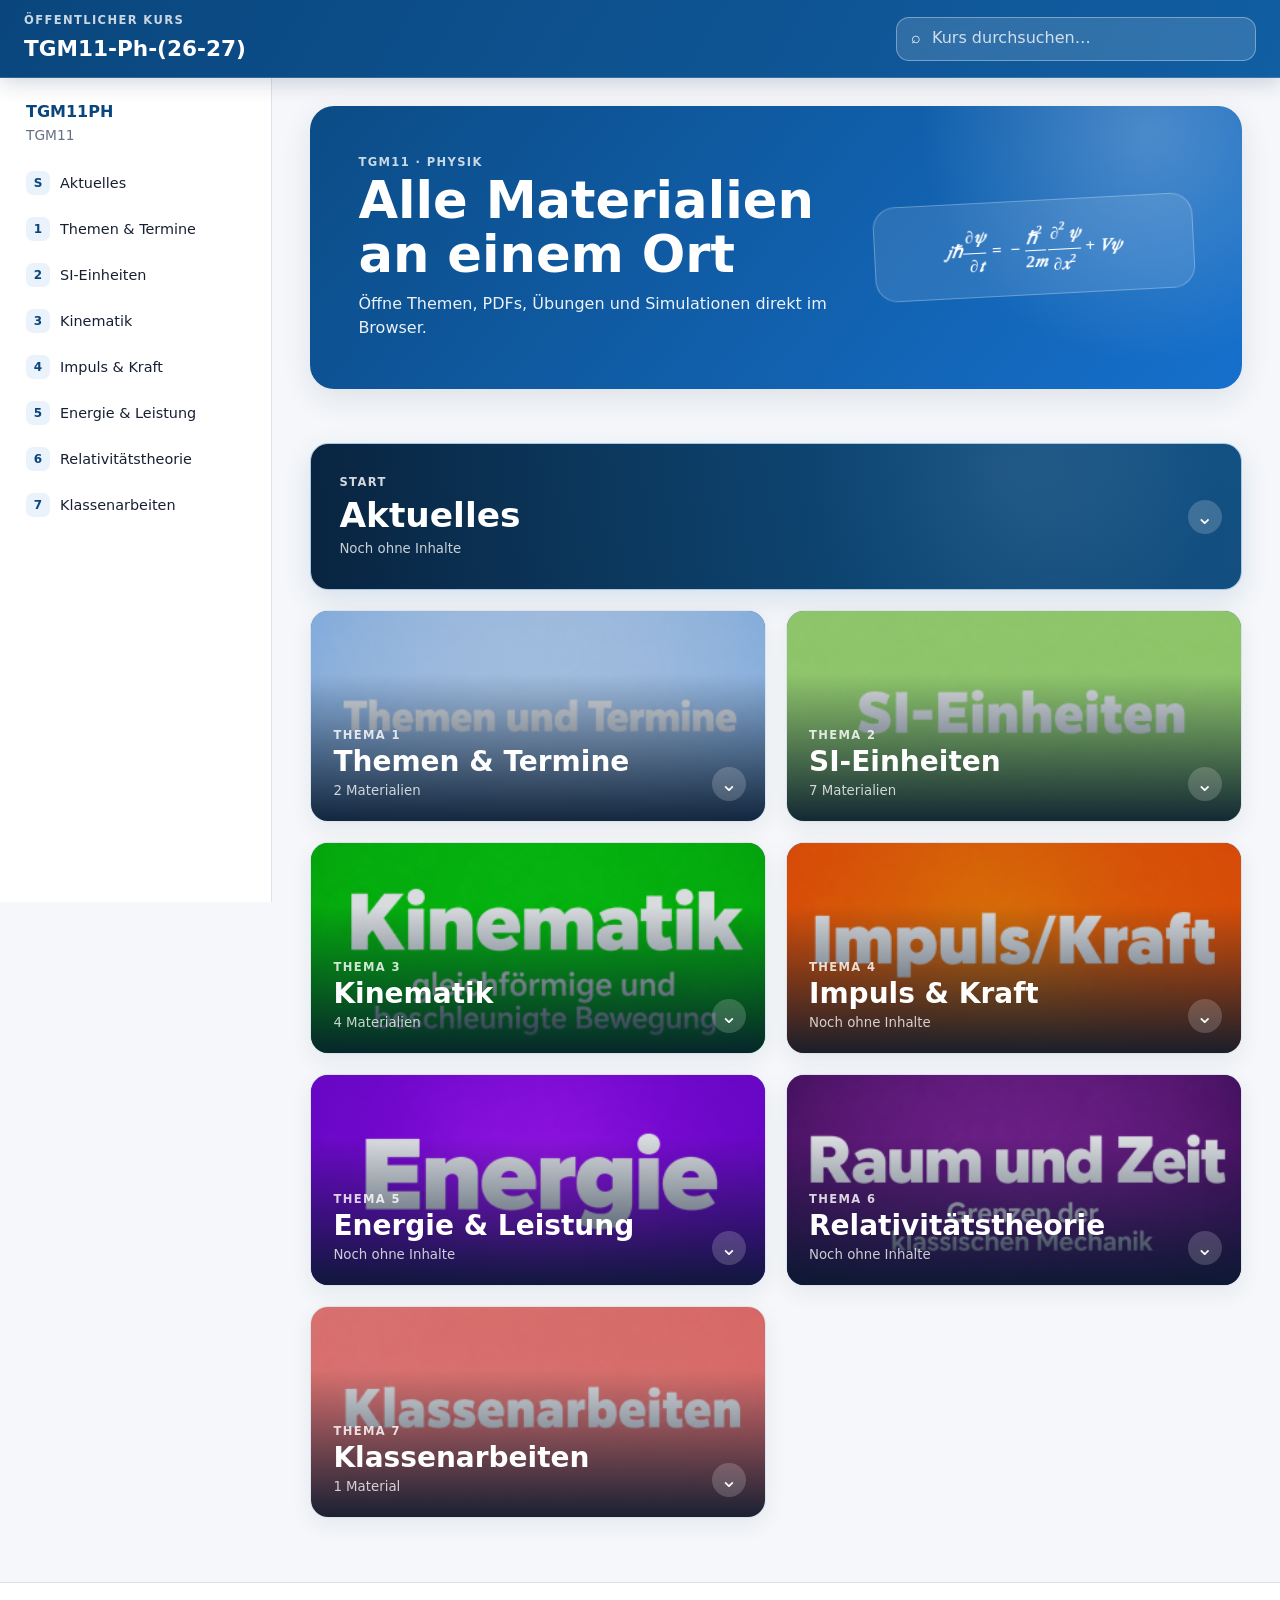
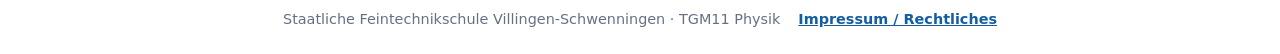
<file: index.html>
<!doctype html>
<html lang="de">
<head>
  <meta charset="utf-8">
  <meta name="viewport" content="width=device-width, initial-scale=1">
  <meta name="description" content="Öffentliche Kursseite mit automatisch erkannten Materialien">
  <meta name="theme-color" content="#115ea3">
  <title>Kurs</title>
  <link rel="stylesheet" href="assets/styles.css">
  <script type="module" src="assets/js/app.js"></script>
</head>
<body>
  <a class="skip-link" href="#main">Zum Inhalt springen</a>
  <header class="site-header">
    <div class="header-inner">
      <button class="menu-button" id="menuButton" type="button" aria-label="Navigation öffnen" aria-controls="sidebar" aria-expanded="false">☰</button>
      <div class="brand">
        <div>
          <p class="eyebrow">Öffentlicher Kurs</p>
          <h1 id="courseTitle">Moodle-Kurs</h1>
        </div>
      </div>
      <div class="header-actions">
        <label class="search" aria-label="Kurs durchsuchen">
          <span aria-hidden="true">⌕</span>
          <input id="searchInput" type="search" placeholder="Kurs durchsuchen…" autocomplete="off">
        </label>
      </div>
    </div>
  </header>

  <div class="layout">
    <aside class="sidebar" id="sidebar" aria-label="Kursnavigation">
      <div class="course-meta">
        <strong id="courseShortname"></strong>
        <span id="courseCategory"></span>
      </div>
      <nav id="sectionNav"></nav>
    </aside>

    <main id="main" class="main-content" tabindex="-1">
      <section class="hero" id="hero">
        <div>
          <p class="eyebrow" id="heroEyebrow">TGM11 · Physik</p>
          <h2 id="heroTitle">Alle Materialien an einem Ort</h2>
          <p id="heroText">Öffne Themen, PDFs, Übungen und Simulationen direkt im Browser.</p>
        </div>
        <div class="hero-symbol" aria-label="Zeitabhängige Schrödingergleichung">
          <math xmlns="http://www.w3.org/1998/Math/MathML" display="block">
            <mrow>
              <mi>j</mi><mo>⁢</mo><mi>ℏ</mi>
              <mfrac><mrow><mo>∂</mo><mi>ψ</mi></mrow><mrow><mo>∂</mo><mi>t</mi></mrow></mfrac>
              <mo>=</mo><mo>−</mo>
              <mfrac><msup><mi>ℏ</mi><mn>2</mn></msup><mrow><mn>2</mn><mi>m</mi></mrow></mfrac>
              <mfrac><mrow><msup><mo>∂</mo><mn>2</mn></msup><mi>ψ</mi></mrow><mrow><mo>∂</mo><msup><mi>x</mi><mn>2</mn></msup></mrow></mfrac>
              <mo>+</mo><mi>V</mi><mo>⁢</mo><mi>ψ</mi>
            </mrow>
          </math>
        </div>
      </section>

      <div id="searchStatus" class="search-status" role="status" aria-live="polite"></div>
      <section id="courseGrid" class="course-grid" aria-label="Kursbereiche"></section>
      <section id="emptySearch" class="empty-state" hidden>
        <div aria-hidden="true">⌕</div>
        <h2>Keine Treffer</h2>
        <p>Versuche einen anderen Suchbegriff.</p>
      </section>
    </main>
  </div>

  <footer class="site-footer">
    <span>Staatliche Feintechnikschule Villingen-Schwenningen · TGM11 Physik</span>
    <a href="impressum.html">Impressum / Rechtliches</a>
  </footer>

  <div class="modal" id="viewerModal" hidden>
    <div class="modal-backdrop" data-close-modal></div>
    <section class="modal-panel" role="dialog" aria-modal="true" aria-labelledby="viewerTitle">
      <header class="modal-header">
        <div>
          <p class="eyebrow" id="viewerType">Material</p>
          <h2 id="viewerTitle">Material</h2>
        </div>
        <div class="modal-actions">
          <a id="openNewTab" class="button secondary" href="#" target="_blank" rel="noopener" hidden>Neuer Tab</a>
          <a id="downloadFile" class="button secondary" href="#" download hidden>Download</a>
          <button class="icon-button" type="button" data-close-modal aria-label="Schließen">×</button>
        </div>
      </header>
      <div class="modal-body" id="viewerBody"></div>
    </section>
  </div>

  <template id="sectionTemplate">
    <article class="section-card">
      <button class="section-cover" type="button" aria-expanded="false">
        <span class="cover-image" aria-hidden="true"></span>
        <span class="cover-overlay"></span>
        <span class="cover-text">
          <span class="section-number"></span>
          <strong class="section-title"></strong>
          <small class="section-count"></small>
        </span>
        <span class="chevron" aria-hidden="true">⌄</span>
      </button>
      <div class="section-content" hidden>
        <div class="section-summary prose"></div>
        <div class="section-items"></div>
      </div>
    </article>
  </template>

  <template id="subsectionTemplate">
    <section class="subsection">
      <button class="subsection-toggle" type="button" aria-expanded="false">
        <span><span class="item-icon" aria-hidden="true">▦</span><strong class="subsection-title"></strong></span>
        <span class="subsection-meta"></span>
        <span class="chevron" aria-hidden="true">⌄</span>
      </button>
      <div class="subsection-body" hidden>
        <div class="subsection-summary prose"></div>
        <div class="subsection-items"></div>
      </div>
    </section>
  </template>
</body>
</html>
</file>
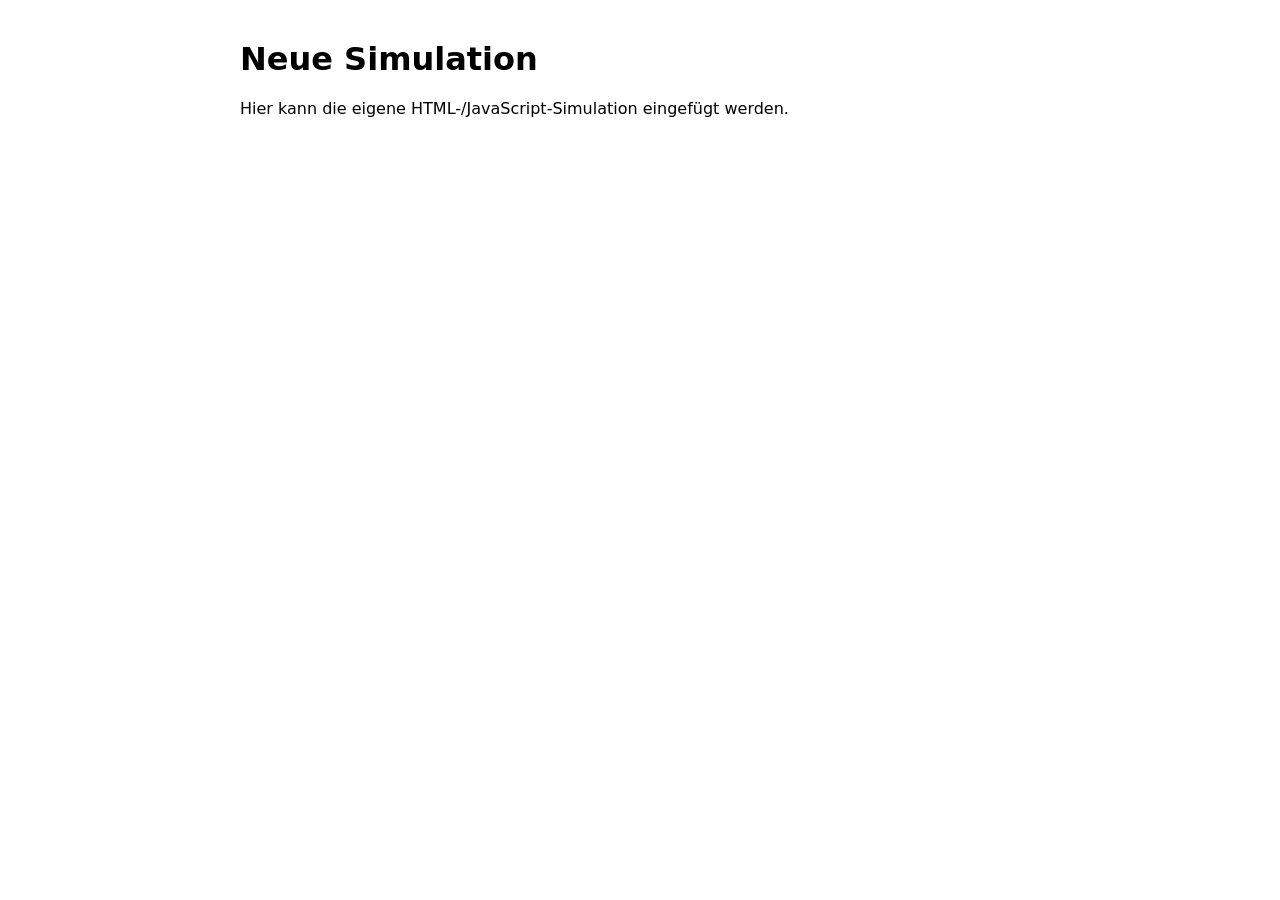
<file: vorlagen/simulation/index.html>
<!doctype html>
<html lang="de">
<head>
  <meta charset="utf-8">
  <meta name="viewport" content="width=device-width, initial-scale=1">
  <title>Neue Simulation</title>
  <style>body{font-family:system-ui,sans-serif;max-width:800px;margin:40px auto;padding:0 20px}</style>
</head>
<body>
  <h1>Neue Simulation</h1>
  <p>Hier kann die eigene HTML-/JavaScript-Simulation eingefügt werden.</p>
</body>
</html>
</file>
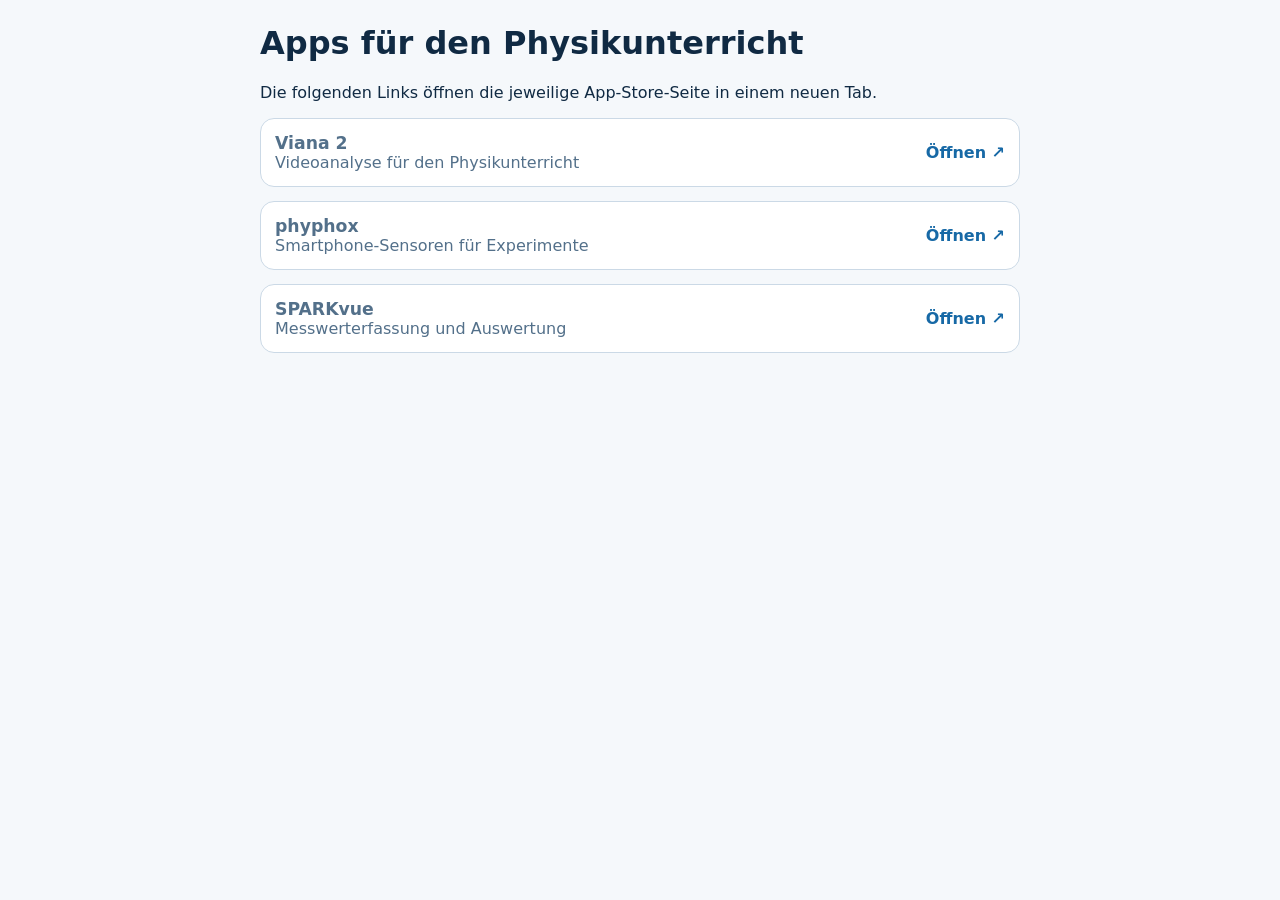
<file: materialien/01 Themen und Termine/01 Organisation/Apps/index.html>
<!doctype html>
<html lang="de">
<head>
  <meta charset="utf-8">
  <meta name="viewport" content="width=device-width, initial-scale=1">
  <title>Apps für den Physikunterricht</title>
  <style>
    :root { font-family: system-ui, sans-serif; color: #102a43; background: #f5f8fb; }
    body { margin: 0; padding: 24px; }
    main { max-width: 760px; margin: auto; }
    h1 { margin-top: 0; }
    .grid { display: grid; gap: 14px; }
    a { display: grid; grid-template-columns: 1fr auto; align-items: center; gap: 16px; padding: 14px; border: 1px solid #cbd9e6; border-radius: 14px; color: inherit; background: white; text-decoration: none; }
    a:hover, a:focus-visible { border-color: #2b79b9; background: #f1f8ff; }
    strong { font-size: 1.08rem; }
    span { color: #53708a; }
    b { color: #1769a6; }
    @media (max-width: 520px) { a { grid-template-columns: 1fr; } b { display: none; } }
  </style>
</head>
<body>
  <main>
    <h1>Apps für den Physikunterricht</h1>
    <p>Die folgenden Links öffnen die jeweilige App-Store-Seite in einem neuen Tab.</p>
    <div class="grid">
      <a href="https://apps.apple.com/de/app/viana-2/id1554845327" target="_blank" rel="noopener">
        <span><strong>Viana 2</strong><br>Videoanalyse für den Physikunterricht</span><b>Öffnen ↗</b>
      </a>
      <a href="https://apps.apple.com/de/app/phyphox/id1127319693" target="_blank" rel="noopener">
        <span><strong>phyphox</strong><br>Smartphone-Sensoren für Experimente</span><b>Öffnen ↗</b>
      </a>
      <a href="https://apps.apple.com/de/app/sparkvue/id361907181" target="_blank" rel="noopener">
        <span><strong>SPARKvue</strong><br>Messwerterfassung und Auswertung</span><b>Öffnen ↗</b>
      </a>
    </div>
  </main>
</body>
</html>
</file>
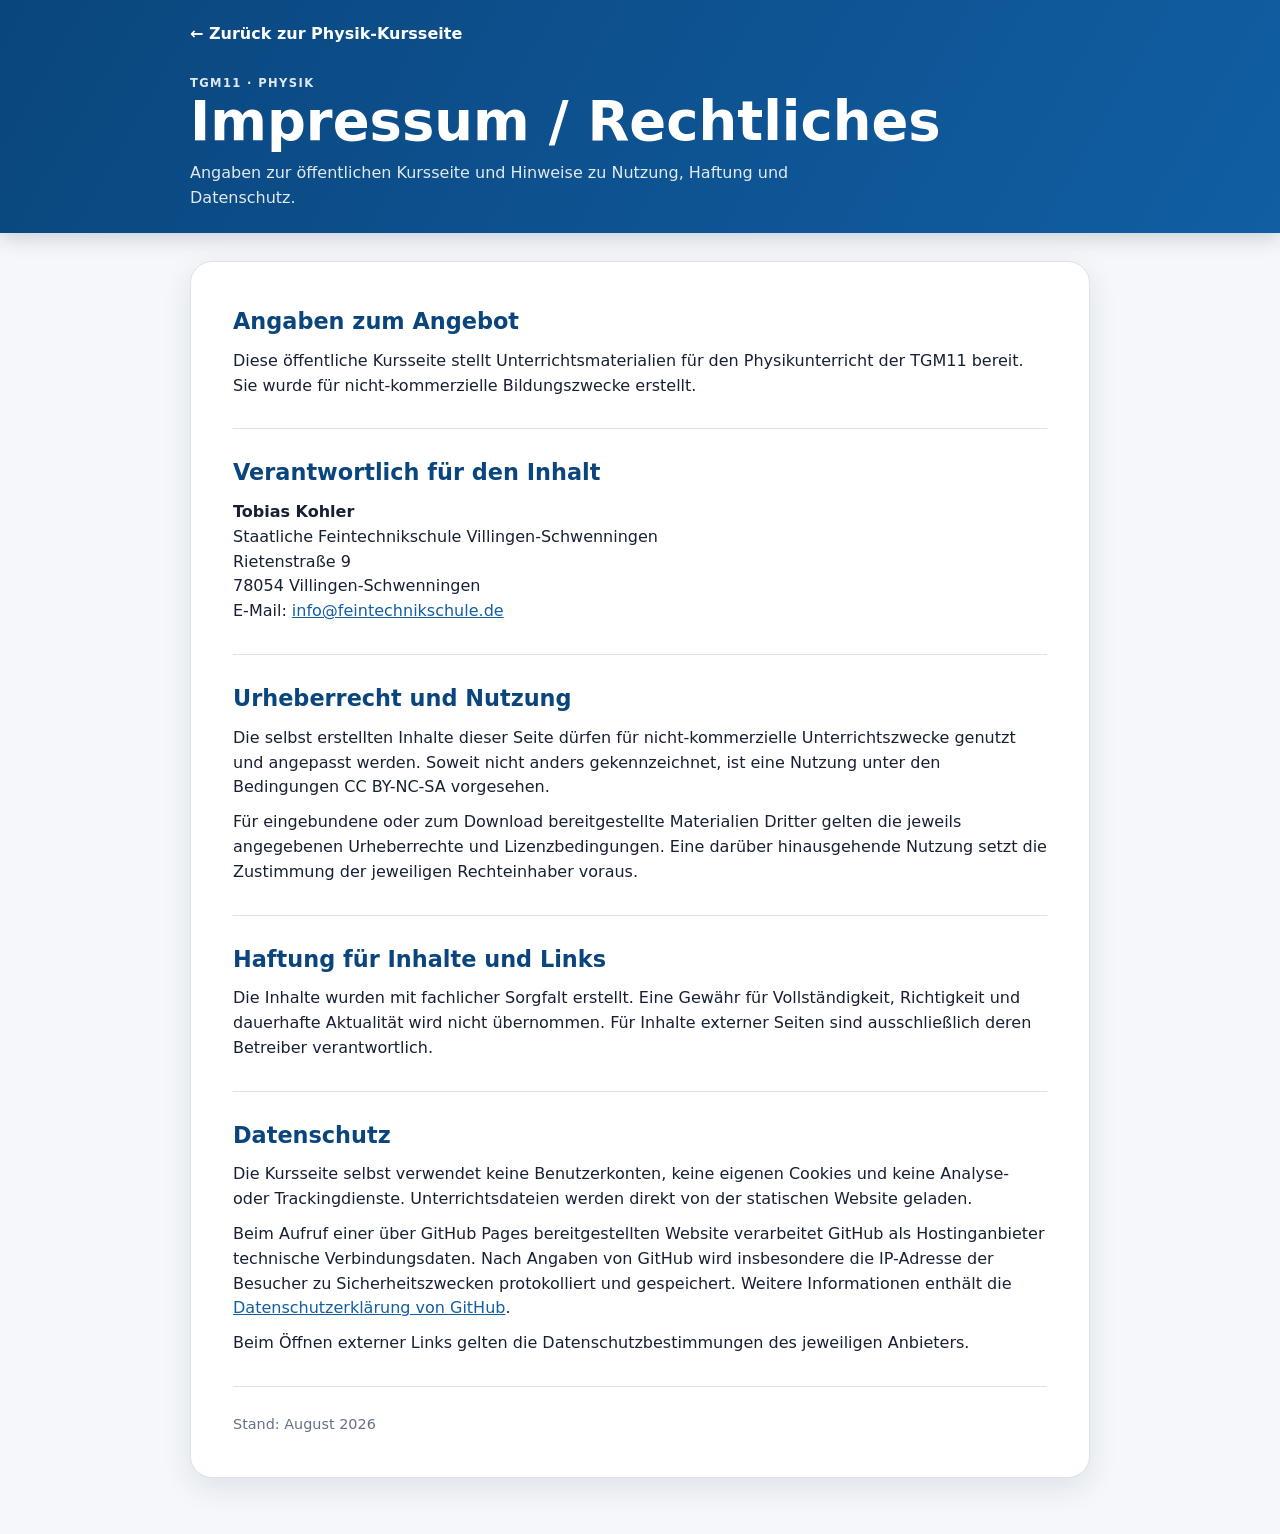
<file: impressum.html>
<!doctype html>
<html lang="de">
<head>
  <meta charset="utf-8">
  <meta name="viewport" content="width=device-width, initial-scale=1">
  <meta name="description" content="Impressum und rechtliche Hinweise zur öffentlichen Physik-Kursseite">
  <meta name="theme-color" content="#115ea3">
  <title>Impressum – TGM11 Physik</title>
  <link rel="stylesheet" href="assets/styles.css">
</head>
<body class="legal-page">
  <header class="legal-header">
    <div class="legal-header-inner">
      <a class="legal-back" href="index.html">← Zurück zur Physik-Kursseite</a>
      <p class="eyebrow">TGM11 · Physik</p>
      <h1>Impressum / Rechtliches</h1>
      <p>Angaben zur öffentlichen Kursseite und Hinweise zu Nutzung, Haftung und Datenschutz.</p>
    </div>
  </header>

  <main class="legal-main">
    <article class="legal-card">
      <section>
        <h2>Angaben zum Angebot</h2>
        <p>Diese öffentliche Kursseite stellt Unterrichtsmaterialien für den Physikunterricht der TGM11 bereit. Sie wurde für nicht-kommerzielle Bildungszwecke erstellt.</p>
      </section>

      <section>
        <h2>Verantwortlich für den Inhalt</h2>
        <address class="legal-address">
          <strong>Tobias Kohler</strong><br>
          Staatliche Feintechnikschule Villingen-Schwenningen<br>
          Rietenstraße 9<br>
          78054 Villingen-Schwenningen<br>
          E-Mail: <a href="mailto:info@feintechnikschule.de">info@feintechnikschule.de</a>
        </address>
      </section>

      <section>
        <h2>Urheberrecht und Nutzung</h2>
        <p>Die selbst erstellten Inhalte dieser Seite dürfen für nicht-kommerzielle Unterrichtszwecke genutzt und angepasst werden. Soweit nicht anders gekennzeichnet, ist eine Nutzung unter den Bedingungen CC BY-NC-SA vorgesehen.</p>
        <p>Für eingebundene oder zum Download bereitgestellte Materialien Dritter gelten die jeweils angegebenen Urheberrechte und Lizenzbedingungen. Eine darüber hinausgehende Nutzung setzt die Zustimmung der jeweiligen Rechteinhaber voraus.</p>
      </section>

      <section>
        <h2>Haftung für Inhalte und Links</h2>
        <p>Die Inhalte wurden mit fachlicher Sorgfalt erstellt. Eine Gewähr für Vollständigkeit, Richtigkeit und dauerhafte Aktualität wird nicht übernommen. Für Inhalte externer Seiten sind ausschließlich deren Betreiber verantwortlich.</p>
      </section>

      <section>
        <h2>Datenschutz</h2>
        <p>Die Kursseite selbst verwendet keine Benutzerkonten, keine eigenen Cookies und keine Analyse- oder Trackingdienste. Unterrichtsdateien werden direkt von der statischen Website geladen.</p>
        <p>Beim Aufruf einer über GitHub Pages bereitgestellten Website verarbeitet GitHub als Hostinganbieter technische Verbindungsdaten. Nach Angaben von GitHub wird insbesondere die IP-Adresse der Besucher zu Sicherheitszwecken protokolliert und gespeichert. Weitere Informationen enthält die <a href="https://docs.github.com/site-policy/privacy-policies/github-privacy-statement" target="_blank" rel="noopener">Datenschutzerklärung von GitHub</a>.</p>
        <p>Beim Öffnen externer Links gelten die Datenschutzbestimmungen des jeweiligen Anbieters.</p>
      </section>

      <section>
        <p class="legal-updated">Stand: August 2026</p>
      </section>
    </article>
  </main>
</body>
</html>
</file>
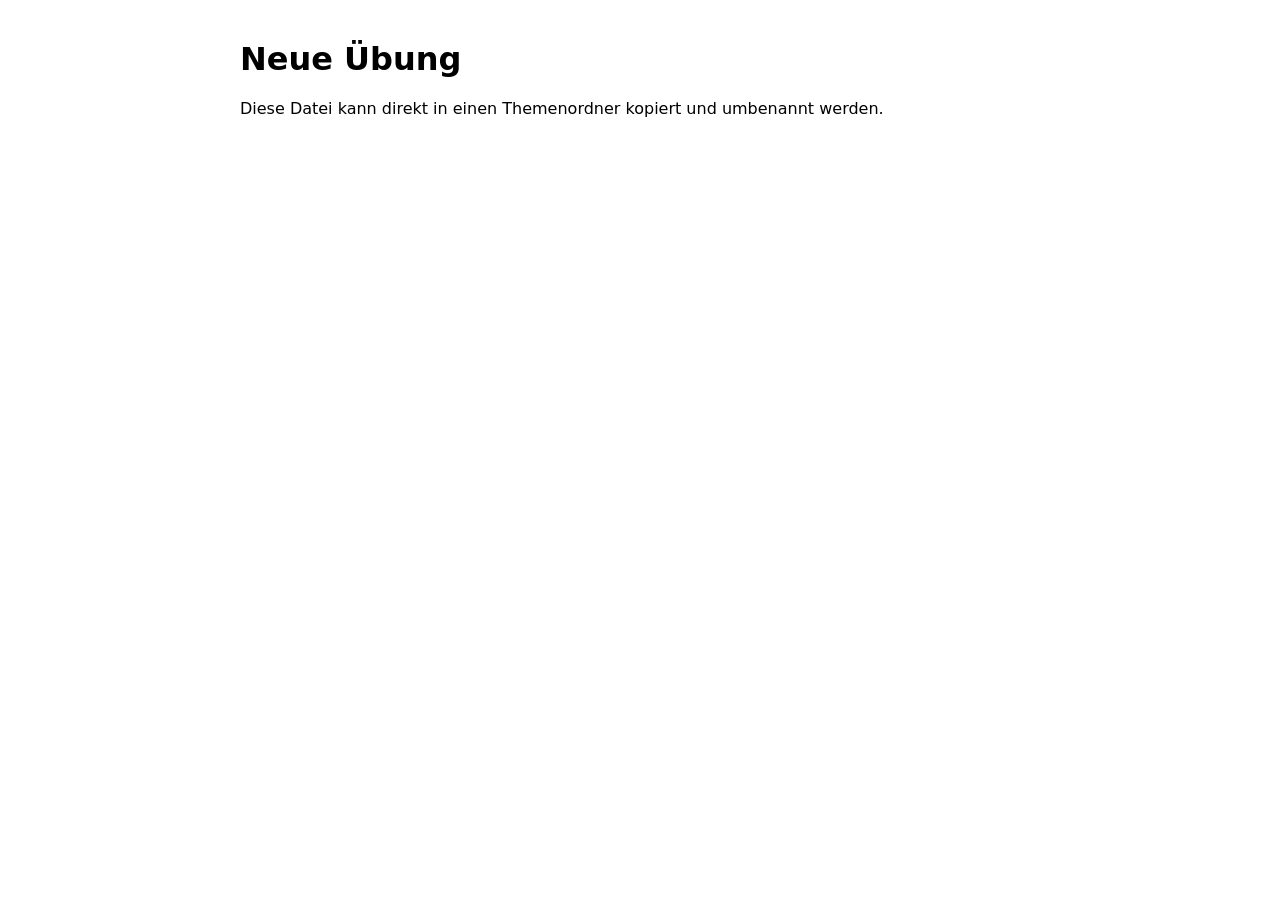
<file: vorlagen/eigenstaendige-uebung.html>
<!doctype html>
<html lang="de">
<head>
  <meta charset="utf-8">
  <meta name="viewport" content="width=device-width, initial-scale=1">
  <title>Neue Übung</title>
  <style>body{font-family:system-ui,sans-serif;max-width:800px;margin:40px auto;padding:0 20px}</style>
</head>
<body>
  <h1>Neue Übung</h1>
  <p>Diese Datei kann direkt in einen Themenordner kopiert und umbenannt werden.</p>
</body>
</html>
</file>
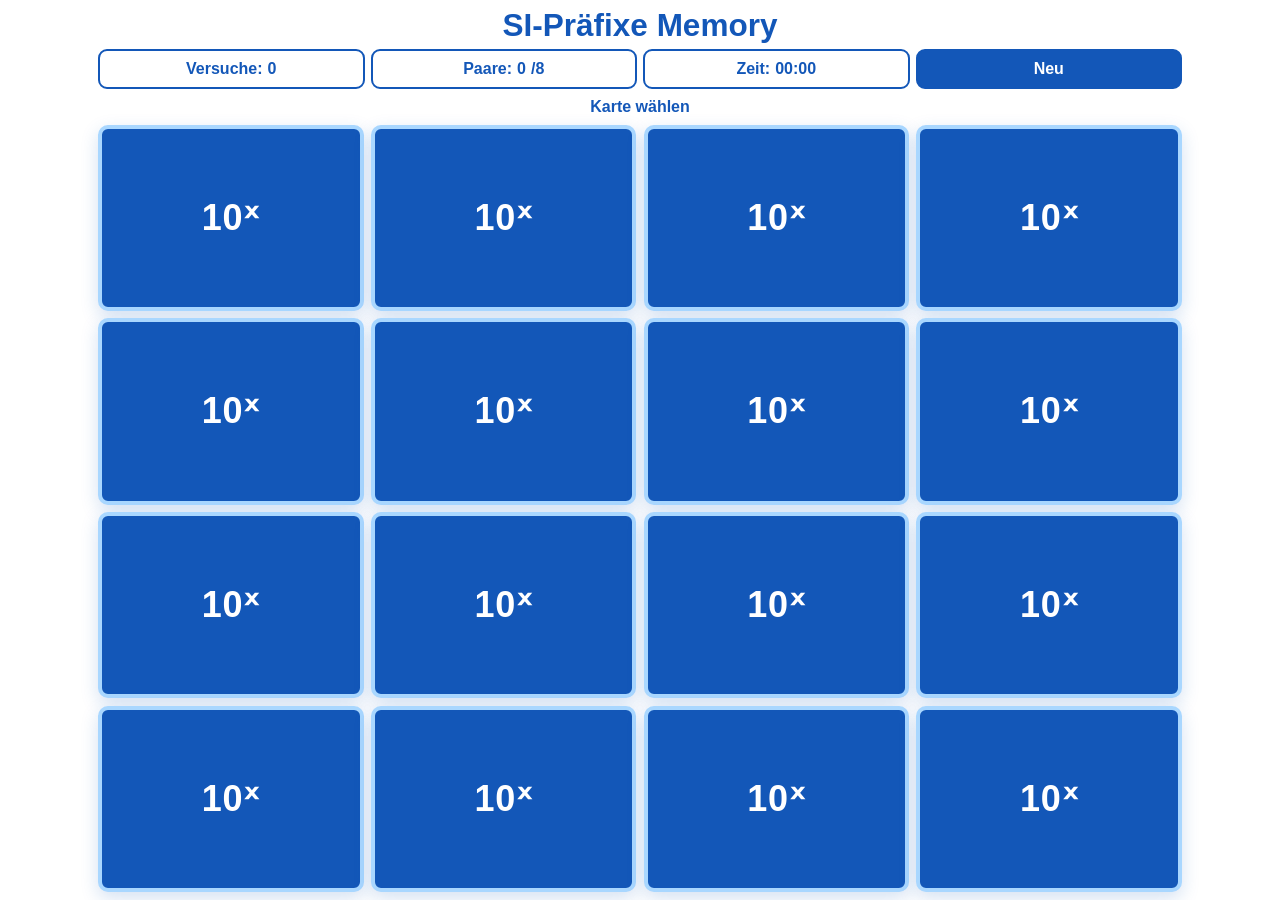
<file: materialien/02 SI-Einheiten/03 Übungen/Einheiten_Prafix.html>
<!DOCTYPE html>
<html lang="de">
<head>
  <meta charset="UTF-8">
  <meta name="viewport" content="width=device-width, initial-scale=1.0">
  <title>SI-Präfixe Memory</title>
  <style>
    :root {
      --blue: #1357B8;
      --light-blue: #A9D7FF;
      --white: #ffffff;
      --shadow: 0 6px 18px rgba(19, 87, 184, 0.18);
    }

    * {
      box-sizing: border-box;
    }

    html,
    body {
      width: 100%;
      height: 100%;
      margin: 0;
      overflow: hidden;
    }

    body {
      font-family: Arial, Helvetica, sans-serif;
      color: var(--blue);
      background: var(--white);
    }

    .app {
      width: min(1100px, 98vw);
      height: 100dvh;
      margin: 0 auto;
      padding: 8px;
      display: grid;
      grid-template-rows: auto auto auto 1fr;
      gap: 6px;
    }

    h1 {
      margin: 0;
      text-align: center;
      font-size: clamp(1.45rem, 3.5vh, 2.2rem);
      line-height: 1.1;
    }

    .toolbar {
      display: grid;
      grid-template-columns: repeat(4, 1fr);
      gap: 6px;
    }

    .stat,
    .button {
      min-height: 40px;
      border: 2px solid var(--blue);
      border-radius: 9px;
      background: var(--white);
      color: var(--blue);
      display: flex;
      align-items: center;
      justify-content: center;
      gap: 5px;
      font-weight: 700;
      font-size: clamp(0.8rem, 1.9vh, 1rem);
    }

    .button {
      border-color: var(--blue);
      background: var(--blue);
      color: var(--white);
      cursor: pointer;
      transition: transform 0.15s ease, filter 0.15s ease;
    }

    .button:hover {
      filter: brightness(0.95);
      transform: translateY(-1px);
    }

    .message {
      height: 24px;
      margin: 0;
      text-align: center;
      font-size: clamp(0.82rem, 1.8vh, 1rem);
      font-weight: 700;
      line-height: 24px;
    }

    .game-board {
      min-height: 0;
      display: grid;
      grid-template-columns: repeat(4, minmax(0, 1fr));
      grid-template-rows: repeat(4, minmax(0, 1fr));
      gap: clamp(5px, 0.8vh, 9px);
      perspective: 1000px;
    }

    .memory-card {
      position: relative;
      min-width: 0;
      min-height: 0;
      padding: 0;
      border: 0;
      border-radius: 10px;
      background: transparent;
      cursor: pointer;
      transform-style: preserve-3d;
      transition: transform 0.35s ease;
    }

    .memory-card.flipped,
    .memory-card.matched {
      transform: rotateY(180deg);
    }

    .memory-card.matched {
      cursor: default;
    }

    .memory-card.match-pop {
      animation: matchPop 0.55s ease;
    }

    .face {
      position: absolute;
      inset: 0;
      border-radius: 10px;
      box-shadow: var(--shadow);
      backface-visibility: hidden;
      -webkit-backface-visibility: hidden;
      display: flex;
      align-items: center;
      justify-content: center;
      overflow: hidden;
    }

    .back {
      background: var(--blue);
      color: var(--white);
      border: 4px solid var(--light-blue);
      font-size: clamp(1.05rem, 4vh, 2.4rem);
      font-weight: 900;
      letter-spacing: 0.02em;
    }

    .front {
      transform: rotateY(180deg);
      padding: 6px;
      text-align: center;
      background: var(--white);
      border: 3px solid var(--blue);
      transition: box-shadow 0.25s ease, border-color 0.25s ease;
    }

    .memory-card.matched .front {
      border-color: var(--light-blue);
      box-shadow: 0 0 0 2px rgba(169, 215, 255, 0.35), 0 0 20px rgba(19, 87, 184, 0.28);
    }

    .emoji {
      display: block;
      margin-bottom: 3px;
      font-size: clamp(1rem, 2.4vh, 1.4rem);
      line-height: 1;
    }

    .label {
      font-size: clamp(0.82rem, 2.7vh, 1.32rem);
      font-weight: 800;
      line-height: 1.05;
      overflow-wrap: anywhere;
    }

    .symbol {
      display: block;
      margin-top: 4px;
      color: var(--blue);
      font-size: clamp(0.76rem, 2.2vh, 1.08rem);
      font-weight: 900;
    }

    .win-overlay {
      position: fixed;
      inset: 0;
      display: none;
      place-items: center;
      padding: 20px;
      background: rgba(19, 87, 184, 0.75);
      z-index: 10;
    }

    .win-overlay.show {
      display: grid;
    }

    .win-box {
      width: min(360px, 90vw);
      padding: 22px;
      border-radius: 14px;
      text-align: center;
      background: var(--white);
      border: 5px solid var(--light-blue);
      box-shadow: var(--shadow);
    }

    .win-box h2 {
      margin: 0 0 8px;
    }

    .win-box p {
      margin: 0 0 14px;
      font-size: 1rem;
    }

    .win-box .button {
      width: 100%;
      min-height: 44px;
    }

    .memory-card:focus-visible,
    .button:focus-visible {
      outline: 3px solid var(--light-blue);
      outline-offset: 2px;
    }

    @keyframes matchPop {
      0%   { transform: rotateY(180deg) scale(1); }
      35%  { transform: rotateY(180deg) scale(1.08); }
      70%  { transform: rotateY(180deg) scale(0.98); }
      100% { transform: rotateY(180deg) scale(1); }
    }

    @media (max-width: 540px) {
      .app {
        width: 100vw;
        padding: 5px;
        gap: 4px;
      }

      .toolbar {
        gap: 4px;
      }

      .stat,
      .button {
        min-height: 32px;
        border-radius: 7px;
        font-size: 0.68rem;
      }

      .game-board {
        gap: 4px;
      }

      .face,
      .memory-card {
        border-radius: 7px;
      }

      .front {
        padding: 3px;
        border-width: 2px;
      }

      .back {
        border-width: 3px;
      }

      .emoji {
        font-size: clamp(0.82rem, 3vw, 1rem);
        margin-bottom: 2px;
      }

      .label {
        font-size: clamp(0.62rem, 2.9vw, 0.86rem);
      }

      .symbol {
        font-size: clamp(0.6rem, 2.4vw, 0.8rem);
      }
    }

    @media (max-height: 570px) {
      .app {
        padding: 4px;
        gap: 3px;
      }

      h1 {
        font-size: 1.08rem;
      }

      .stat,
      .button {
        min-height: 28px;
      }

      .message {
        height: 18px;
        line-height: 18px;
      }

      .game-board {
        gap: 3px;
      }

      .emoji {
        font-size: 0.9rem;
      }

      .label {
        font-size: 0.72rem;
      }

      .symbol {
        font-size: 0.64rem;
      }
    }

    @media (prefers-reduced-motion: reduce) {
      .memory-card,
      .button,
      .front {
        transition: none;
      }

      .memory-card.match-pop {
        animation: none;
      }
    }
  </style>
</head>
<body>
  <main class="app">
    <h1>SI-Präfixe Memory</h1>

    <section class="toolbar" aria-label="Spielstand">
      <div class="stat">Versuche: <span id="moves">0</span></div>
      <div class="stat">Paare: <span id="found">0</span>/8</div>
      <div class="stat">Zeit: <span id="time">00:00</span></div>
      <button class="button" id="restart" type="button">Neu</button>
    </section>

    <p class="message" id="message" aria-live="polite">Karte wählen</p>

    <section class="game-board" id="board" aria-label="Memory-Spielfeld"></section>
  </main>

  <div class="win-overlay" id="winOverlay" aria-live="polite">
    <div class="win-box">
      <h2>Geschafft! 🎉</h2>
      <p id="result"></p>
      <button class="button" id="again" type="button">Nochmal</button>
    </div>
  </div>

  <script>
    const pairs = [
      { id: "kilo", prefix: "Kilo", symbol: "k", power: "10³", emoji: "📦" },
      { id: "mega", prefix: "Mega", symbol: "M", power: "10⁶", emoji: "🏢" },
      { id: "giga", prefix: "Giga", symbol: "G", power: "10⁹", emoji: "🌆" },
      { id: "tera", prefix: "Tera", symbol: "T", power: "10¹²", emoji: "🌍" },
      { id: "zenti", prefix: "Zenti", symbol: "c", power: "10⁻²", emoji: "📏" },
      { id: "milli", prefix: "Milli", symbol: "m", power: "10⁻³", emoji: "💧" },
      { id: "mikro", prefix: "Mikro", symbol: "µ", power: "10⁻⁶", emoji: "🔬" },
      { id: "nano", prefix: "Nano", symbol: "n", power: "10⁻⁹", emoji: "🧬" }
    ];

    const board = document.getElementById("board");
    const movesElement = document.getElementById("moves");
    const foundElement = document.getElementById("found");
    const timeElement = document.getElementById("time");
    const messageElement = document.getElementById("message");
    const winOverlay = document.getElementById("winOverlay");
    const resultElement = document.getElementById("result");

    let firstCard = null;
    let secondCard = null;
    let locked = false;
    let moves = 0;
    let found = 0;
    let seconds = 0;
    let timer = null;

    function shuffle(items) {
      const result = [...items];
      for (let i = result.length - 1; i > 0; i--) {
        const j = Math.floor(Math.random() * (i + 1));
        [result[i], result[j]] = [result[j], result[i]];
      }
      return result;
    }

    function makeDeck() {
      return shuffle(
        pairs.flatMap(pair => [
          {
            pairId: pair.id,
            type: "prefix",
            label: pair.prefix,
            symbol: pair.symbol,
            emoji: pair.emoji
          },
          {
            pairId: pair.id,
            type: "power",
            label: pair.power,
            symbol: "",
            emoji: pair.emoji
          }
        ])
      );
    }

    function startTimer() {
      if (timer) return;
      timer = setInterval(() => {
        seconds++;
        const minutes = String(Math.floor(seconds / 60)).padStart(2, "0");
        const rest = String(seconds % 60).padStart(2, "0");
        timeElement.textContent = `${minutes}:${rest}`;
      }, 1000);
    }

    function createCard(data, index) {
      const card = document.createElement("button");
      card.type = "button";
      card.className = "memory-card";
      card.dataset.pairId = data.pairId;
      card.dataset.type = data.type;
      card.setAttribute("aria-label", `Verdeckte Karte ${index + 1}`);
      card.innerHTML = `
        <span class="face back" aria-hidden="true">10ˣ</span>
        <span class="face front">
          <span class="label">
            <span class="emoji">${data.emoji}</span>
            ${data.label}
            ${data.symbol ? `<span class="symbol">${data.symbol}</span>` : ""}
          </span>
        </span>
      `;
      card.addEventListener("click", () => flip(card, data));
      return card;
    }

    function render() {
      board.innerHTML = "";
      makeDeck().forEach((data, index) => {
        board.appendChild(createCard(data, index));
      });
    }

    function triggerMatchEffect(cardA, cardB) {
      [cardA, cardB].forEach(card => {
        card.classList.add("match-pop");
        setTimeout(() => card.classList.remove("match-pop"), 550);
      });
    }

    function flip(card, data) {
      if (locked || card === firstCard || card.classList.contains("matched")) return;

      startTimer();
      card.classList.add("flipped");
      card.setAttribute("aria-label", data.label);

      if (!firstCard) {
        firstCard = card;
        messageElement.textContent = "Passende Karte wählen";
        return;
      }

      secondCard = card;
      moves++;
      movesElement.textContent = moves;

      const samePair = firstCard.dataset.pairId === secondCard.dataset.pairId;
      const differentType = firstCard.dataset.type !== secondCard.dataset.type;

      if (samePair && differentType) {
        firstCard.classList.add("matched");
        secondCard.classList.add("matched");
        firstCard.disabled = true;
        secondCard.disabled = true;
        triggerMatchEffect(firstCard, secondCard);
        found++;
        foundElement.textContent = found;
        messageElement.textContent = "Richtig! ✅";
        resetTurn();

        if (found === pairs.length) {
          finish();
        }
      } else {
        locked = true;
        messageElement.textContent = "Nicht passend";
        setTimeout(() => {
          firstCard.classList.remove("flipped");
          secondCard.classList.remove("flipped");
          firstCard.setAttribute("aria-label", "Verdeckte Karte");
          secondCard.setAttribute("aria-label", "Verdeckte Karte");
          resetTurn();
        }, 700);
      }
    }

    function resetTurn() {
      firstCard = null;
      secondCard = null;
      locked = false;
    }

    function finish() {
      clearInterval(timer);
      timer = null;
      resultElement.textContent =
        `${moves} Versuche · ${timeElement.textContent}`;
      winOverlay.classList.add("show");
    }

    function resetGame() {
      clearInterval(timer);
      timer = null;
      firstCard = null;
      secondCard = null;
      locked = false;
      moves = 0;
      found = 0;
      seconds = 0;
      movesElement.textContent = "0";
      foundElement.textContent = "0";
      timeElement.textContent = "00:00";
      messageElement.textContent = "Karte wählen";
      winOverlay.classList.remove("show");
      render();
    }

    document.getElementById("restart").addEventListener("click", resetGame);
    document.getElementById("again").addEventListener("click", resetGame);

    resetGame();
  </script>
</body>
</html>
</file>
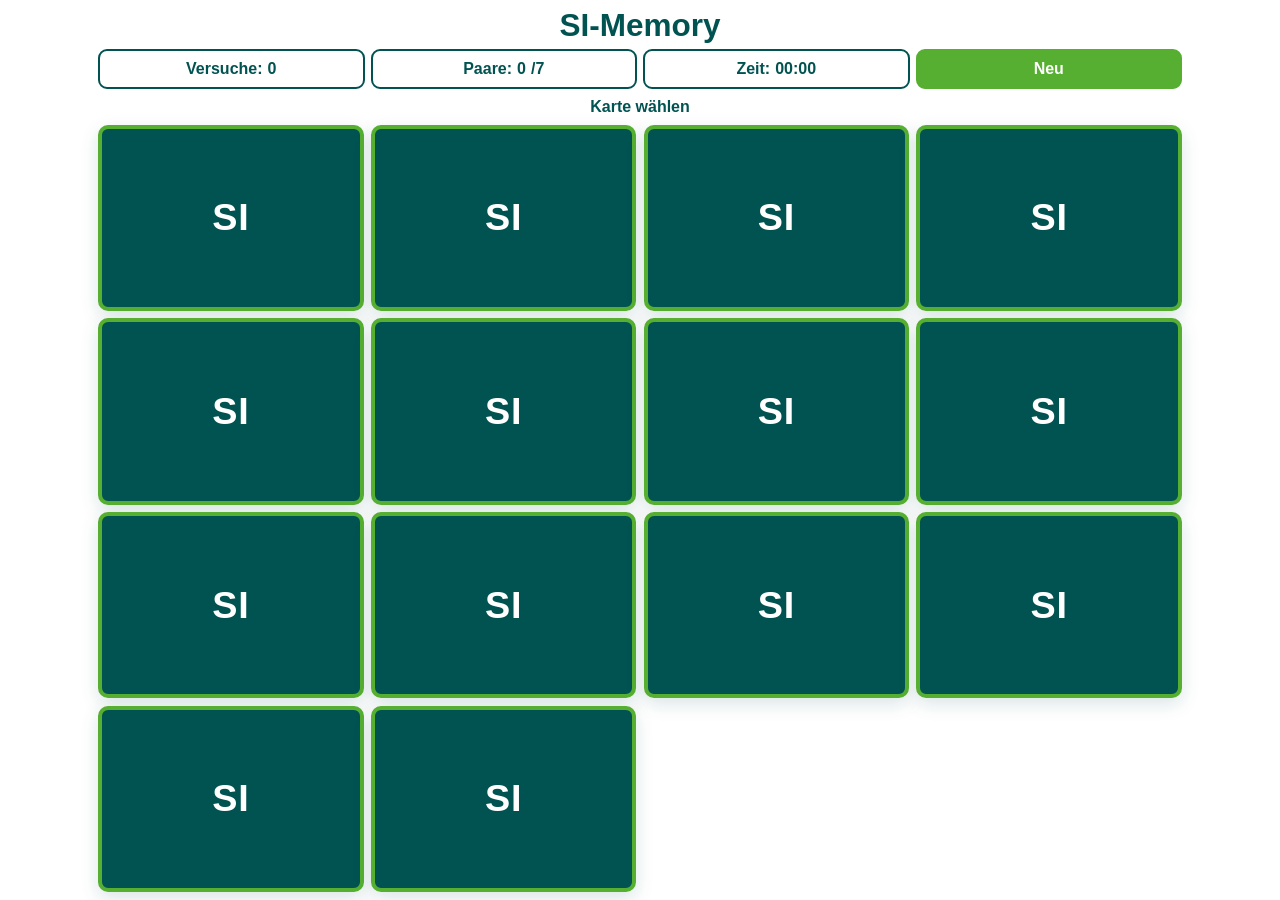
<file: materialien/02 SI-Einheiten/03 Übungen/Memory_SI_Basiseinheiten.html>
<!DOCTYPE html>
<html lang="de">
<head>
  <meta charset="UTF-8">
  <meta name="viewport" content="width=device-width, initial-scale=1.0">
  <title>SI-Memory</title>
  <style>
    :root {
      --petrol: #005351;
      --green: #56AF31;
      --white: #ffffff;
      --shadow: 0 6px 18px rgba(0, 83, 81, 0.15);
    }

    * {
      box-sizing: border-box;
    }

    html,
    body {
      width: 100%;
      height: 100%;
      margin: 0;
      overflow: hidden;
    }

    body {
      font-family: Arial, Helvetica, sans-serif;
      color: var(--petrol);
      background: var(--white);
    }

    .app {
      width: min(1100px, 98vw);
      height: 100dvh;
      margin: 0 auto;
      padding: 8px;
      display: grid;
      grid-template-rows: auto auto auto 1fr;
      gap: 6px;
    }

    h1 {
      margin: 0;
      text-align: center;
      font-size: clamp(1.45rem, 3.5vh, 2.2rem);
      line-height: 1.1;
    }

    .toolbar {
      display: grid;
      grid-template-columns: repeat(4, 1fr);
      gap: 6px;
    }

    .stat,
    .button {
      min-height: 40px;
      border: 2px solid var(--petrol);
      border-radius: 9px;
      background: var(--white);
      color: var(--petrol);
      display: flex;
      align-items: center;
      justify-content: center;
      gap: 5px;
      font-weight: 700;
      font-size: clamp(0.8rem, 1.9vh, 1rem);
    }

    .button {
      border-color: var(--green);
      background: var(--green);
      color: var(--white);
      cursor: pointer;
      transition: transform 0.15s ease, filter 0.15s ease;
    }

    .button:hover {
      filter: brightness(0.94);
      transform: translateY(-1px);
    }

    .message {
      height: 24px;
      margin: 0;
      text-align: center;
      font-size: clamp(0.82rem, 1.8vh, 1rem);
      font-weight: 700;
      line-height: 24px;
    }

    .game-board {
      min-height: 0;
      display: grid;
      grid-template-columns: repeat(4, minmax(0, 1fr));
      grid-auto-rows: minmax(0, 1fr);
      gap: clamp(5px, 0.8vh, 9px);
      perspective: 1000px;
    }

    .memory-card {
      position: relative;
      min-width: 0;
      min-height: 0;
      padding: 0;
      border: 0;
      border-radius: 10px;
      background: transparent;
      cursor: pointer;
      transform-style: preserve-3d;
      transition: transform 0.35s ease;
    }

    .memory-card.flipped,
    .memory-card.matched {
      transform: rotateY(180deg);
    }

    .memory-card.matched {
      cursor: default;
    }

    .memory-card.match-pop {
      animation: matchPop 0.55s ease;
    }

    .face {
      position: absolute;
      inset: 0;
      border-radius: 10px;
      box-shadow: var(--shadow);
      backface-visibility: hidden;
      -webkit-backface-visibility: hidden;
      display: flex;
      align-items: center;
      justify-content: center;
      overflow: hidden;
    }

    .back {
      background: var(--petrol);
      color: var(--white);
      border: 4px solid var(--green);
      font-size: clamp(1.1rem, 4.2vh, 2.6rem);
      font-weight: 900;
      letter-spacing: 0.02em;
    }

    .front {
      transform: rotateY(180deg);
      padding: 6px;
      text-align: center;
      background: var(--white);
      border: 3px solid var(--petrol);
      transition: box-shadow 0.25s ease, border-color 0.25s ease, transform 0.25s ease;
    }

    .memory-card.matched .front {
      border-color: var(--green);
      background: var(--white);
      box-shadow: 0 0 0 2px rgba(86, 175, 49, 0.15), 0 0 18px rgba(86, 175, 49, 0.28);
    }

    .emoji {
      display: block;
      margin-bottom: 3px;
      font-size: clamp(1rem, 2.4vh, 1.4rem);
      line-height: 1;
    }

    .label {
      font-size: clamp(0.78rem, 2.55vh, 1.28rem);
      font-weight: 800;
      line-height: 1.05;
      overflow-wrap: anywhere;
    }

    .symbol {
      display: block;
      margin-top: 4px;
      color: var(--green);
      font-size: clamp(0.74rem, 2.15vh, 1.06rem);
      font-weight: 900;
    }

    .win-overlay {
      position: fixed;
      inset: 0;
      display: none;
      place-items: center;
      padding: 20px;
      background: rgba(0, 83, 81, 0.72);
      z-index: 10;
    }

    .win-overlay.show {
      display: grid;
    }

    .win-box {
      width: min(360px, 90vw);
      padding: 22px;
      border-radius: 14px;
      text-align: center;
      background: var(--white);
      border: 5px solid var(--green);
      box-shadow: var(--shadow);
    }

    .win-box h2 {
      margin: 0 0 8px;
    }

    .win-box p {
      margin: 0 0 14px;
      font-size: 1rem;
    }

    .win-box .button {
      width: 100%;
      min-height: 44px;
    }

    .memory-card:focus-visible,
    .button:focus-visible {
      outline: 3px solid var(--green);
      outline-offset: 2px;
    }

    @keyframes matchPop {
      0%   { transform: rotateY(180deg) scale(1); }
      35%  { transform: rotateY(180deg) scale(1.08); }
      70%  { transform: rotateY(180deg) scale(0.98); }
      100% { transform: rotateY(180deg) scale(1); }
    }

    @media (max-width: 540px) {
      .app {
        width: 100vw;
        padding: 5px;
        gap: 4px;
      }

      .toolbar {
        gap: 4px;
      }

      .stat,
      .button {
        min-height: 32px;
        border-radius: 7px;
        font-size: 0.68rem;
      }

      .game-board {
        gap: 4px;
      }

      .face,
      .memory-card {
        border-radius: 7px;
      }

      .front {
        padding: 3px;
        border-width: 2px;
      }

      .back {
        border-width: 3px;
      }

      .emoji {
        font-size: clamp(0.82rem, 3vw, 1rem);
        margin-bottom: 2px;
      }

      .label {
        font-size: clamp(0.6rem, 2.8vw, 0.85rem);
      }

      .symbol {
        font-size: clamp(0.58rem, 2.35vw, 0.78rem);
      }
    }

    @media (max-height: 570px) {
      .app {
        padding: 4px;
        gap: 3px;
      }

      h1 {
        font-size: 1.08rem;
      }

      .stat,
      .button {
        min-height: 28px;
      }

      .message {
        height: 18px;
        line-height: 18px;
      }

      .game-board {
        gap: 3px;
      }

      .emoji {
        font-size: 0.9rem;
      }

      .label {
        font-size: 0.7rem;
      }

      .symbol {
        font-size: 0.62rem;
      }
    }

    @media (prefers-reduced-motion: reduce) {
      .memory-card,
      .button,
      .front {
        transition: none;
      }

      .memory-card.match-pop {
        animation: none;
      }
    }
  </style>
</head>
<body>
  <main class="app">
    <h1>SI-Memory</h1>

    <section class="toolbar" aria-label="Spielstand">
      <div class="stat">Versuche: <span id="moves">0</span></div>
      <div class="stat">Paare: <span id="found">0</span>/7</div>
      <div class="stat">Zeit: <span id="time">00:00</span></div>
      <button class="button" id="restart" type="button">Neu</button>
    </section>

    <p class="message" id="message" aria-live="polite">Karte wählen</p>

    <section class="game-board" id="board" aria-label="Memory-Spielfeld"></section>
  </main>

  <div class="win-overlay" id="winOverlay" aria-live="polite">
    <div class="win-box">
      <h2>Geschafft! 🎉</h2>
      <p id="result"></p>
      <button class="button" id="again" type="button">Nochmal</button>
    </div>
  </div>

  <script>
    const pairs = [
      { id: "laenge", quantity: "Länge", unit: "Meter", symbol: "m", emoji: "📏" },
      { id: "masse", quantity: "Masse", unit: "Kilogramm", symbol: "kg", emoji: "⚖️" },
      { id: "zeit", quantity: "Zeit", unit: "Sekunde", symbol: "s", emoji: "⏱️" },
      { id: "strom", quantity: "Stromstärke", unit: "Ampere", symbol: "A", emoji: "⚡" },
      { id: "temperatur", quantity: "Temperatur", unit: "Kelvin", symbol: "K", emoji: "🔥" },
      { id: "stoffmenge", quantity: "Stoffmenge", unit: "Mol", symbol: "mol", emoji: "⚗️" },
      { id: "lichtstaerke", quantity: "Lichtstärke", unit: "Candela", symbol: "cd", emoji: "💡" }
    ];

    const board = document.getElementById("board");
    const movesElement = document.getElementById("moves");
    const foundElement = document.getElementById("found");
    const timeElement = document.getElementById("time");
    const messageElement = document.getElementById("message");
    const winOverlay = document.getElementById("winOverlay");
    const resultElement = document.getElementById("result");

    let firstCard = null;
    let secondCard = null;
    let locked = false;
    let moves = 0;
    let found = 0;
    let seconds = 0;
    let timer = null;

    function shuffle(items) {
      const result = [...items];
      for (let i = result.length - 1; i > 0; i--) {
        const j = Math.floor(Math.random() * (i + 1));
        [result[i], result[j]] = [result[j], result[i]];
      }
      return result;
    }

    function makeDeck() {
      return shuffle(
        pairs.flatMap(pair => [
          {
            pairId: pair.id,
            type: "quantity",
            label: pair.quantity,
            symbol: "",
            emoji: pair.emoji
          },
          {
            pairId: pair.id,
            type: "unit",
            label: pair.unit,
            symbol: pair.symbol,
            emoji: pair.emoji
          }
        ])
      );
    }

    function startTimer() {
      if (timer) return;
      timer = setInterval(() => {
        seconds++;
        const minutes = String(Math.floor(seconds / 60)).padStart(2, "0");
        const rest = String(seconds % 60).padStart(2, "0");
        timeElement.textContent = `${minutes}:${rest}`;
      }, 1000);
    }

    function createCard(data, index) {
      const card = document.createElement("button");
      card.type = "button";
      card.className = "memory-card";
      card.dataset.pairId = data.pairId;
      card.dataset.type = data.type;
      card.setAttribute("aria-label", `Verdeckte Karte ${index + 1}`);
      card.innerHTML = `
        <span class="face back" aria-hidden="true">SI</span>
        <span class="face front">
          <span class="label">
            <span class="emoji">${data.emoji}</span>
            ${data.label}
            ${data.symbol ? `<span class="symbol">${data.symbol}</span>` : ""}
          </span>
        </span>
      `;
      card.addEventListener("click", () => flip(card, data));
      return card;
    }

    function render() {
      board.innerHTML = "";
      makeDeck().forEach((data, index) => {
        board.appendChild(createCard(data, index));
      });
    }

    function triggerMatchEffect(cardA, cardB) {
      [cardA, cardB].forEach(card => {
        card.classList.add("match-pop");
        setTimeout(() => card.classList.remove("match-pop"), 550);
      });
    }

    function flip(card, data) {
      if (locked || card === firstCard || card.classList.contains("matched")) return;

      startTimer();
      card.classList.add("flipped");
      card.setAttribute("aria-label", data.label);

      if (!firstCard) {
        firstCard = card;
        messageElement.textContent = "Passende Karte wählen";
        return;
      }

      secondCard = card;
      moves++;
      movesElement.textContent = moves;

      const samePair = firstCard.dataset.pairId === secondCard.dataset.pairId;
      const differentType = firstCard.dataset.type !== secondCard.dataset.type;

      if (samePair && differentType) {
        firstCard.classList.add("matched");
        secondCard.classList.add("matched");
        firstCard.disabled = true;
        secondCard.disabled = true;
        triggerMatchEffect(firstCard, secondCard);
        found++;
        foundElement.textContent = found;
        messageElement.textContent = "Richtig! ✅";
        resetTurn();

        if (found === pairs.length) {
          finish();
        }
      } else {
        locked = true;
        messageElement.textContent = "Nicht passend";
        setTimeout(() => {
          firstCard.classList.remove("flipped");
          secondCard.classList.remove("flipped");
          firstCard.setAttribute("aria-label", "Verdeckte Karte");
          secondCard.setAttribute("aria-label", "Verdeckte Karte");
          resetTurn();
        }, 700);
      }
    }

    function resetTurn() {
      firstCard = null;
      secondCard = null;
      locked = false;
    }

    function finish() {
      clearInterval(timer);
      timer = null;
      resultElement.textContent =
        `${moves} Versuche · ${timeElement.textContent}`;
      winOverlay.classList.add("show");
    }

    function resetGame() {
      clearInterval(timer);
      timer = null;
      firstCard = null;
      secondCard = null;
      locked = false;
      moves = 0;
      found = 0;
      seconds = 0;
      movesElement.textContent = "0";
      foundElement.textContent = "0";
      timeElement.textContent = "00:00";
      messageElement.textContent = "Karte wählen";
      winOverlay.classList.remove("show");
      render();
    }

    document.getElementById("restart").addEventListener("click", resetGame);
    document.getElementById("again").addEventListener("click", resetGame);

    resetGame();
  </script>
</body>
</html>
</file>
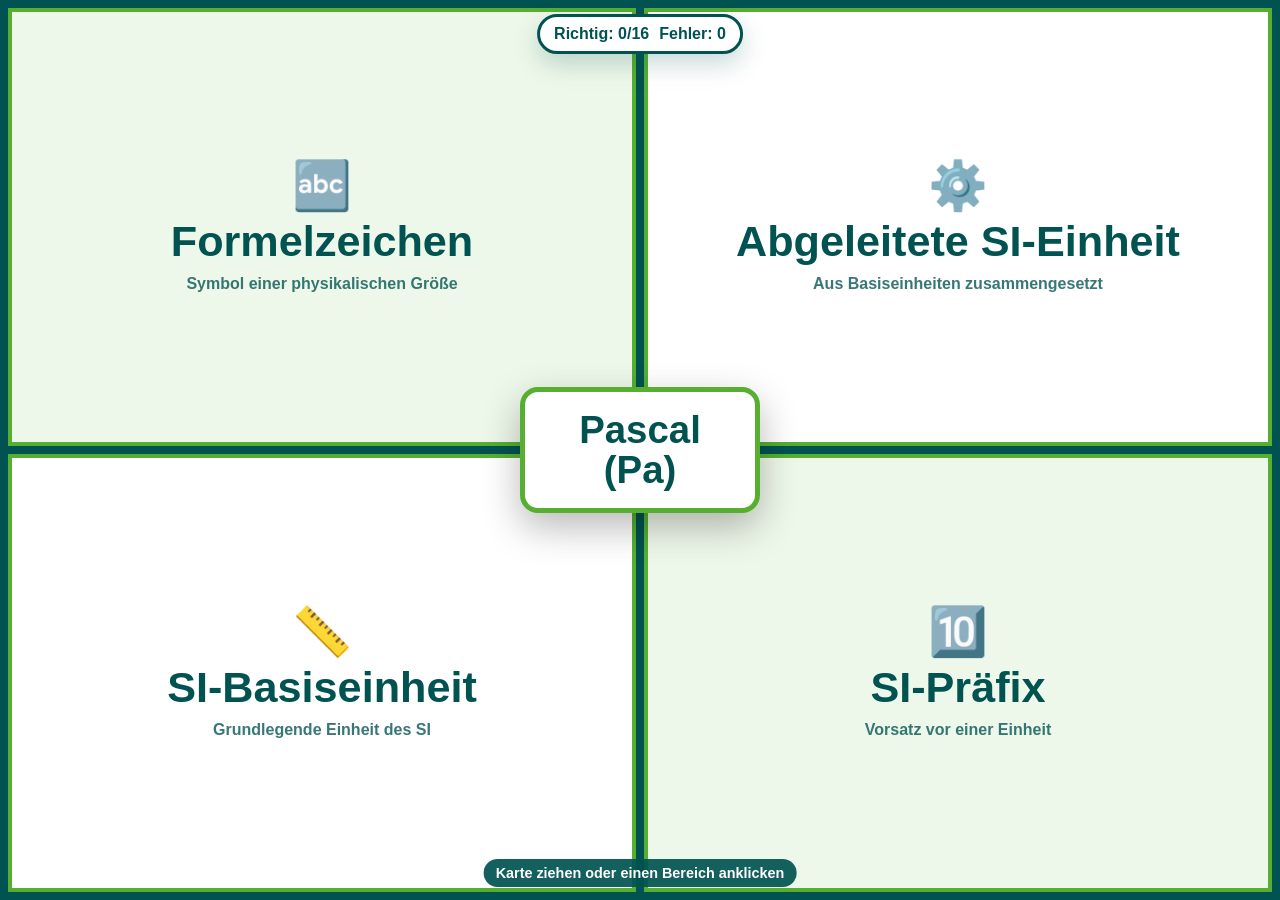
<file: materialien/02 SI-Einheiten/03 Übungen/Zuordnen_Einheit_Prafix.html>
<!DOCTYPE html>
<html lang="de">
<head>
  <meta charset="UTF-8">
  <meta name="viewport" content="width=device-width, initial-scale=1.0">
  <title>TGM11 Physik – Vier-Felder-Zuordnung</title>
  <style>
    :root {
      --petrol: #005351;
      --green: #56AF31;
      --light-green: #EEF8EA;
      --white: #FFFFFF;
      --red: #FF2D2D;
      --flash-green: #75FF4A;
      --shadow: 0 10px 26px rgba(0, 83, 81, 0.22);
    }

    * {
      box-sizing: border-box;
    }

    html,
    body {
      width: 100%;
      height: 100%;
      margin: 0;
      overflow: hidden;
      font-family: Arial, Helvetica, sans-serif;
      background: var(--white);
      color: var(--petrol);
      touch-action: none;
      user-select: none;
    }

    .game {
      position: relative;
      width: 100vw;
      height: 100dvh;
      display: grid;
      grid-template-columns: 1fr 1fr;
      grid-template-rows: 1fr 1fr;
      gap: 8px;
      padding: 8px;
      background: var(--petrol);
    }

    .zone {
      position: relative;
      min-width: 0;
      min-height: 0;
      border: 4px solid var(--green);
      display: flex;
      align-items: center;
      justify-content: center;
      cursor: pointer;
      transition: transform 0.16s ease, background 0.16s ease, box-shadow 0.16s ease;
      overflow: hidden;
    }

    .zone:nth-child(1),
    .zone:nth-child(4) {
      background: var(--light-green);
    }

    .zone:nth-child(2),
    .zone:nth-child(3) {
      background: var(--white);
    }

    .zone:hover,
    .zone.drag-over {
      transform: scale(0.992);
      box-shadow: inset 0 0 0 7px rgba(86, 175, 49, 0.22);
    }

    .zone-title {
      text-align: center;
      font-size: clamp(1.15rem, 3.4vw, 2.7rem);
      font-weight: 900;
      line-height: 1.05;
      color: var(--petrol);
    }

    .zone-help {
      display: block;
      margin-top: 10px;
      font-size: clamp(0.66rem, 1.5vw, 1rem);
      font-weight: 700;
      line-height: 1.2;
      opacity: 0.78;
    }

    .zone-icon {
      display: block;
      margin-bottom: 8px;
      font-size: clamp(1.8rem, 4vw, 3rem);
    }

    .status {
      position: fixed;
      top: 14px;
      left: 50%;
      z-index: 20;
      transform: translateX(-50%);
      display: flex;
      gap: 10px;
      align-items: center;
      padding: 8px 14px;
      border: 3px solid var(--petrol);
      border-radius: 999px;
      background: var(--white);
      box-shadow: var(--shadow);
      font-size: clamp(0.78rem, 1.8vw, 1rem);
      font-weight: 900;
      white-space: nowrap;
    }

    .tile {
      position: fixed;
      left: 50%;
      top: 50%;
      z-index: 30;
      width: clamp(150px, 20vw, 240px);
      height: clamp(92px, 14vh, 132px);
      transform: translate(-50%, -50%);
      border: 5px solid var(--green);
      border-radius: 18px;
      background: var(--white);
      color: var(--petrol);
      box-shadow: 0 14px 38px rgba(0, 0, 0, 0.28);
      display: flex;
      align-items: center;
      justify-content: center;
      padding: 14px;
      text-align: center;
      font-size: clamp(1.35rem, 3.6vw, 2.4rem);
      font-weight: 900;
      line-height: 1.05;
      cursor: grab;
      touch-action: none;
      transition: box-shadow 0.15s ease, transform 0.15s ease;
    }

    .tile:hover {
      box-shadow: 0 18px 44px rgba(0, 0, 0, 0.34);
    }

    .tile.dragging {
      cursor: grabbing;
      transition: none;
      box-shadow: 0 22px 50px rgba(0, 0, 0, 0.38);
    }

    .tile.shake {
      animation: shake 0.35s ease;
    }

    .hint {
      position: fixed;
      left: 50%;
      bottom: 13px;
      z-index: 20;
      transform: translateX(-50%);
      padding: 6px 12px;
      border-radius: 999px;
      background: rgba(0, 83, 81, 0.92);
      color: white;
      font-size: clamp(0.7rem, 1.6vw, 0.9rem);
      font-weight: 700;
      white-space: nowrap;
    }

    .flash {
      position: fixed;
      inset: 0;
      z-index: 100;
      pointer-events: none;
      opacity: 0;
    }

    .flash.correct {
      animation: greenFlash 0.52s ease;
    }

    .flash.wrong {
      animation: redFlash 0.52s ease;
    }

    .finished {
      position: fixed;
      inset: 0;
      z-index: 110;
      display: none;
      place-items: center;
      padding: 20px;
      background: rgba(0, 83, 81, 0.84);
    }

    .finished.show {
      display: grid;
    }

    .finished-box {
      width: min(430px, 92vw);
      padding: 28px;
      border: 6px solid var(--green);
      border-radius: 22px;
      background: var(--white);
      text-align: center;
      box-shadow: var(--shadow);
    }

    .finished-box h2 {
      margin: 0 0 10px;
      font-size: 2rem;
    }

    .finished-box p {
      margin: 0 0 18px;
      font-size: 1.05rem;
      font-weight: 700;
    }

    .restart {
      width: 100%;
      min-height: 48px;
      border: 0;
      border-radius: 12px;
      background: var(--green);
      color: white;
      font: inherit;
      font-weight: 900;
      cursor: pointer;
    }

    @keyframes shake {
      0% { transform: translate(-50%, -50%) translateX(0); }
      25% { transform: translate(-50%, -50%) translateX(-12px); }
      50% { transform: translate(-50%, -50%) translateX(12px); }
      75% { transform: translate(-50%, -50%) translateX(-8px); }
      100% { transform: translate(-50%, -50%) translateX(0); }
    }

    @keyframes greenFlash {
      0% { opacity: 0; background: var(--flash-green); }
      28% { opacity: 0.82; background: var(--flash-green); }
      100% { opacity: 0; background: var(--flash-green); }
    }

    @keyframes redFlash {
      0% { opacity: 0; background: var(--red); }
      28% { opacity: 0.82; background: var(--red); }
      100% { opacity: 0; background: var(--red); }
    }

    @media (max-width: 650px) {
      .game {
        gap: 5px;
        padding: 5px;
      }

      .zone {
        border-width: 3px;
      }

      .zone-title {
        font-size: clamp(0.92rem, 4.8vw, 1.45rem);
      }

      .zone-help {
        margin-top: 5px;
        font-size: clamp(0.56rem, 2.5vw, 0.76rem);
      }

      .zone-icon {
        font-size: 1.5rem;
        margin-bottom: 4px;
      }

      .tile {
        width: clamp(135px, 42vw, 190px);
        height: clamp(82px, 13vh, 110px);
        border-width: 4px;
        font-size: clamp(1.15rem, 5.2vw, 1.7rem);
      }

      .status {
        top: 8px;
        padding: 6px 10px;
        gap: 7px;
      }

      .hint {
        bottom: 7px;
      }
    }

    @media (max-height: 520px) {
      .zone-title {
        font-size: clamp(0.82rem, 4.2vh, 1.25rem);
      }

      .zone-help {
        margin-top: 3px;
        font-size: 0.58rem;
      }

      .zone-icon {
        display: none;
      }

      .tile {
        height: 72px;
        font-size: 1.1rem;
      }

      .status {
        top: 6px;
        padding: 4px 9px;
      }

      .hint {
        display: none;
      }
    }

    @media (prefers-reduced-motion: reduce) {
      .zone,
      .tile {
        transition: none;
      }

      .tile.shake,
      .flash.correct,
      .flash.wrong {
        animation-duration: 0.01ms;
      }
    }
  </style>
</head>
<body>
  <main class="game">
    <section class="zone" data-category="formula">
      <div class="zone-title">
        <span class="zone-icon">🔤</span>
        Formelzeichen
        <span class="zone-help">Symbol einer physikalischen Größe</span>
      </div>
    </section>

    <section class="zone" data-category="derived">
      <div class="zone-title">
        <span class="zone-icon">⚙️</span>
        Abgeleitete SI-Einheit
        <span class="zone-help">Aus Basiseinheiten zusammengesetzt</span>
      </div>
    </section>

    <section class="zone" data-category="base">
      <div class="zone-title">
        <span class="zone-icon">📏</span>
        SI-Basiseinheit
        <span class="zone-help">Grundlegende Einheit des SI</span>
      </div>
    </section>

    <section class="zone" data-category="prefix">
      <div class="zone-title">
        <span class="zone-icon">🔟</span>
        SI-Präfix
        <span class="zone-help">Vorsatz vor einer Einheit</span>
      </div>
    </section>
  </main>

  <div class="status">
    <span>Richtig: <span id="correctCount">0</span>/16</span>
    <span>Fehler: <span id="errorCount">0</span></span>
  </div>

  <div class="tile" id="tile" role="button" tabindex="0" aria-label="Zuordnungskarte"></div>

  <div class="hint">Karte ziehen oder einen Bereich anklicken</div>
  <div class="flash" id="flash"></div>

  <div class="finished" id="finished">
    <div class="finished-box">
      <h2>Geschafft! 🎉</h2>
      <p id="resultText"></p>
      <button class="restart" id="restart" type="button">Noch einmal</button>
    </div>
  </div>

  <script>
    const items = [
      { text: "v", category: "formula" },
      { text: "F", category: "formula" },
      { text: "t", category: "formula" },
      { text: "I", category: "formula" },

      { text: "Newton (N)", category: "derived" },
      { text: "Joule (J)", category: "derived" },
      { text: "Pascal (Pa)", category: "derived" },
      { text: "Hertz (Hz)", category: "derived" },

      { text: "Meter (m)", category: "base" },
      { text: "Kilogramm (kg)", category: "base" },
      { text: "Sekunde (s)", category: "base" },
      { text: "Ampere (A)", category: "base" },

      { text: "Milli (m)", category: "prefix" },
      { text: "Kilo (k)", category: "prefix" },
      { text: "Mega (M)", category: "prefix" },
      { text: "Giga (G)", category: "prefix" }
    ];

    const tile = document.getElementById("tile");
    const flash = document.getElementById("flash");
    const correctCount = document.getElementById("correctCount");
    const errorCount = document.getElementById("errorCount");
    const finished = document.getElementById("finished");
    const resultText = document.getElementById("resultText");
    const zones = [...document.querySelectorAll(".zone")];

    let deck = [];
    let current = null;
    let correct = 0;
    let errors = 0;
    let dragging = false;
    let pointerOffsetX = 0;
    let pointerOffsetY = 0;

    function shuffle(list) {
      const copy = [...list];
      for (let i = copy.length - 1; i > 0; i--) {
        const j = Math.floor(Math.random() * (i + 1));
        [copy[i], copy[j]] = [copy[j], copy[i]];
      }
      return copy;
    }

    function centerTile() {
      tile.style.left = "50%";
      tile.style.top = "50%";
      tile.style.transform = "translate(-50%, -50%)";
    }

    function showNext() {
      if (deck.length === 0) {
        finishGame();
        return;
      }

      current = deck.shift();
      tile.textContent = current.text;
      tile.setAttribute("aria-label", `${current.text} zuordnen`);
      centerTile();
    }

    function triggerFlash(type) {
      flash.className = "flash";
      void flash.offsetWidth;
      flash.classList.add(type);
    }

    function submit(category) {
      if (!current) return;

      if (category === current.category) {
        correct++;
        correctCount.textContent = correct;
        triggerFlash("correct");
        setTimeout(showNext, 430);
      } else {
        errors++;
        errorCount.textContent = errors;
        triggerFlash("wrong");
        tile.classList.remove("shake");
        void tile.offsetWidth;
        tile.classList.add("shake");
        setTimeout(() => tile.classList.remove("shake"), 360);
        centerTile();
      }
    }

    function finishGame() {
      current = null;
      tile.style.display = "none";
      resultText.textContent = `16 Begriffe richtig zugeordnet · ${errors} Fehler`;
      finished.classList.add("show");
    }

    function resetGame() {
      deck = shuffle(items);
      correct = 0;
      errors = 0;
      correctCount.textContent = "0";
      errorCount.textContent = "0";
      tile.style.display = "flex";
      finished.classList.remove("show");
      showNext();
    }

    zones.forEach(zone => {
      zone.addEventListener("click", () => submit(zone.dataset.category));

      zone.addEventListener("dragover", event => {
        event.preventDefault();
        zone.classList.add("drag-over");
      });

      zone.addEventListener("dragleave", () => {
        zone.classList.remove("drag-over");
      });

      zone.addEventListener("drop", event => {
        event.preventDefault();
        zone.classList.remove("drag-over");
        submit(zone.dataset.category);
      });
    });

    tile.draggable = true;

    tile.addEventListener("dragstart", event => {
      event.dataTransfer.setData("text/plain", current ? current.text : "");
      event.dataTransfer.effectAllowed = "move";
    });

    tile.addEventListener("pointerdown", event => {
      if (event.pointerType === "mouse") return;
      dragging = true;
      tile.setPointerCapture(event.pointerId);
      tile.classList.add("dragging");

      const rect = tile.getBoundingClientRect();
      pointerOffsetX = event.clientX - rect.left;
      pointerOffsetY = event.clientY - rect.top;

      tile.style.transform = "none";
    });

    tile.addEventListener("pointermove", event => {
      if (!dragging) return;
      tile.style.left = `${event.clientX - pointerOffsetX}px`;
      tile.style.top = `${event.clientY - pointerOffsetY}px`;

      zones.forEach(zone => {
        const rect = zone.getBoundingClientRect();
        const over =
          event.clientX >= rect.left &&
          event.clientX <= rect.right &&
          event.clientY >= rect.top &&
          event.clientY <= rect.bottom;
        zone.classList.toggle("drag-over", over);
      });
    });

    tile.addEventListener("pointerup", event => {
      if (!dragging) return;
      dragging = false;
      tile.classList.remove("dragging");

      const target = zones.find(zone => {
        const rect = zone.getBoundingClientRect();
        return (
          event.clientX >= rect.left &&
          event.clientX <= rect.right &&
          event.clientY >= rect.top &&
          event.clientY <= rect.bottom
        );
      });

      zones.forEach(zone => zone.classList.remove("drag-over"));

      if (target) {
        submit(target.dataset.category);
      } else {
        centerTile();
      }
    });

    tile.addEventListener("keydown", event => {
      const map = {
        "1": "formula",
        "2": "derived",
        "3": "base",
        "4": "prefix"
      };

      if (map[event.key]) {
        submit(map[event.key]);
      }
    });

    document.getElementById("restart").addEventListener("click", resetGame);

    resetGame();
  </script>
</body>
</html>
</file>
<file: assets/styles.css>
:root {
  --blue: #115ea3;
  --blue-dark: #0a467d;
  --blue-soft: #eaf3fb;
  --ink: #172033;
  --muted: #667085;
  --surface: #ffffff;
  --surface-alt: #f5f7fa;
  --border: #dbe2ea;
  --success: #087a55;
  --shadow: 0 10px 30px rgba(17, 38, 64, 0.10);
  --radius: 18px;
}

* { box-sizing: border-box; }
html { scroll-behavior: smooth; }
body {
  margin: 0;
  color: var(--ink);
  background: var(--surface-alt);
  font-family: Inter, ui-sans-serif, system-ui, -apple-system, BlinkMacSystemFont, "Segoe UI", sans-serif;
  line-height: 1.55;
}
button, input { font: inherit; }
a { color: var(--blue); }
[hidden] { display: none !important; }

.skip-link {
  position: fixed;
  top: 8px;
  left: 8px;
  z-index: 100;
  padding: 10px 14px;
  border-radius: 10px;
  color: white;
  background: var(--blue-dark);
  transform: translateY(-150%);
}
.skip-link:focus { transform: translateY(0); }

.site-header {
  position: sticky;
  top: 0;
  z-index: 30;
  border-bottom: 1px solid rgba(255,255,255,.16);
  color: white;
  background: linear-gradient(120deg, var(--blue-dark), var(--blue));
  box-shadow: 0 5px 20px rgba(0, 38, 74, .18);
}
.header-inner {
  min-height: 76px;
  padding: 12px 24px;
  display: flex;
  align-items: center;
  gap: 16px;
}
.brand { display: flex; align-items: center; min-width: 0; }
.brand h1 { margin: 0; font-size: clamp(1rem, 2vw, 1.35rem); white-space: nowrap; overflow: hidden; text-overflow: ellipsis; }
.eyebrow { margin: 0 0 2px; font-size: .72rem; font-weight: 800; letter-spacing: .12em; text-transform: uppercase; opacity: .78; }
.header-actions { margin-left: auto; }
.search {
  width: min(360px, 36vw);
  min-height: 44px;
  padding: 0 14px;
  display: flex;
  align-items: center;
  gap: 9px;
  border: 1px solid rgba(255,255,255,.35);
  border-radius: 13px;
  background: rgba(255,255,255,.14);
  backdrop-filter: blur(8px);
}
.search input { width: 100%; border: 0; outline: 0; color: white; background: transparent; }
.search input::placeholder { color: rgba(255,255,255,.78); }
.menu-button { display: none; border: 0; color: white; background: transparent; font-size: 1.5rem; cursor: pointer; }

.layout { display: grid; grid-template-columns: 272px minmax(0, 1fr); min-height: calc(100vh - 76px); }
.sidebar {
  position: sticky;
  top: 76px;
  align-self: start;
  height: calc(100vh - 76px);
  padding: 22px 16px;
  overflow-y: auto;
  border-right: 1px solid var(--border);
  background: var(--surface);
}
.course-meta { padding: 0 10px 16px; display: grid; }
.course-meta strong { color: var(--blue-dark); }
.course-meta span { color: var(--muted); font-size: .86rem; }
#sectionNav { display: grid; gap: 4px; }
.nav-link {
  width: 100%;
  padding: 9px 10px;
  display: flex;
  align-items: center;
  gap: 10px;
  border: 0;
  border-radius: 10px;
  text-align: left;
  color: var(--ink);
  background: transparent;
  cursor: pointer;
}
.nav-link:hover, .nav-link:focus-visible { color: var(--blue-dark); background: var(--blue-soft); }
.nav-number { width: 24px; height: 24px; display: grid; place-items: center; border-radius: 7px; color: var(--blue-dark); background: var(--blue-soft); font-size: .75rem; font-weight: 800; }
.nav-title { overflow: hidden; text-overflow: ellipsis; white-space: nowrap; font-size: .9rem; }

.main-content { width: min(1260px, 100%); margin: 0 auto; padding: 28px clamp(18px, 3vw, 42px) 64px; }
.hero {
  min-height: 210px;
  padding: clamp(24px, 4vw, 48px);
  display: flex;
  align-items: center;
  justify-content: space-between;
  gap: 28px;
  overflow: hidden;
  border-radius: 24px;
  color: white;
  background: radial-gradient(circle at 90% 10%, rgba(255,255,255,.24), transparent 26%), linear-gradient(130deg, #0b4c86, #1670cc);
  box-shadow: var(--shadow);
}
.hero h2 { margin: 0 0 10px; font-size: clamp(1.8rem, 4vw, 3.2rem); line-height: 1.05; }
.hero p:not(.eyebrow) { max-width: 700px; margin: 0; opacity: .92; }
.hero-symbol {
  flex: 0 1 520px;
  max-width: 52%;
  padding: 22px 24px;
  overflow-x: auto;
  border: 1px solid rgba(255,255,255,.28);
  border-radius: 22px;
  color: white;
  background: rgba(255,255,255,.1);
  transform: rotate(-3deg);
}
.hero-symbol math {
  min-width: max-content;
  font: italic 700 clamp(.82rem, 1.35vw, 1.3rem) "Cambria Math", "STIX Two Math", "Times New Roman", serif;
}
.search-status { min-height: 24px; margin: 20px 2px 10px; color: var(--muted); font-size: .9rem; }
.course-grid { display: grid; grid-template-columns: repeat(2, minmax(0, 1fr)); gap: 20px; }

.section-card { overflow: hidden; border: 1px solid var(--border); border-radius: var(--radius); background: var(--surface); box-shadow: 0 7px 22px rgba(17,38,64,.07); transition: transform .18s ease, box-shadow .18s ease; }
.section-card:hover { transform: translateY(-2px); box-shadow: var(--shadow); }
.section-card.open { grid-column: 1 / -1; }

/* Übergeordnete Kachel, zum Beispiel „Aktuelles“:
   immer ganz oben und über die gesamte Breite des Rasters. */
.section-card.featured-section {
  grid-column: 1 / -1;
  order: -1;
  border-color: #a9c8e3;
  box-shadow: 0 10px 28px rgba(17, 74, 124, .13);
}
.featured-section .section-cover { min-height: 145px; }
.featured-section .cover-image {
  background-position: center 38%;
}
.featured-section .cover-overlay {
  background: linear-gradient(90deg, rgba(7, 32, 58, .94), rgba(9, 68, 113, .72) 62%, rgba(18, 100, 163, .42));
}
.featured-section .cover-text {
  inset: 0 82px 0 28px;
  align-content: center;
  gap: 4px;
}
.featured-section .section-title {
  font-size: clamp(1.45rem, 3vw, 2.15rem);
}
.featured-section .section-cover > .chevron {
  top: 50%;
  bottom: auto;
  transform: translateY(-50%);
}
.featured-section.open .section-cover > .chevron {
  transform: translateY(-50%) rotate(180deg);
}

.section-cover {
  position: relative;
  width: 100%;
  min-height: 210px;
  padding: 0;
  overflow: hidden;
  border: 0;
  display: block;
  text-align: left;
  color: white;
  background: linear-gradient(135deg, #205b8e, #163e67);
  cursor: pointer;
}
.cover-image { position: absolute; inset: 0; background-position: center; background-size: cover; transform: scale(1.02); transition: transform .3s ease; }
.section-cover:hover .cover-image { transform: scale(1.06); }
.cover-overlay { position: absolute; inset: 0; background: linear-gradient(to top, rgba(7,25,46,.92), rgba(7,25,46,.15) 70%); }
.cover-text { position: absolute; inset: auto 22px 20px; display: grid; gap: 2px; }
.section-number { font-size: .72rem; font-weight: 800; letter-spacing: .12em; text-transform: uppercase; opacity: .82; }
.section-title { font-size: clamp(1.25rem, 2.3vw, 1.75rem); line-height: 1.15; }
.section-count { opacity: .78; }
.chevron { transition: transform .2s ease; }
.section-cover > .chevron { position: absolute; right: 19px; bottom: 20px; width: 34px; height: 34px; display: grid; place-items: center; border-radius: 50%; background: rgba(255,255,255,.18); font-size: 1.3rem; }
.section-card.open .section-cover > .chevron, [aria-expanded="true"] > .chevron { transform: rotate(180deg); }
.section-content { padding: 22px; }
.section-summary:not(:empty) { margin-bottom: 18px; padding: 16px; border-radius: 13px; background: var(--blue-soft); }
.section-items { display: grid; gap: 12px; }

.subsection { overflow: hidden; border: 1px solid var(--border); border-radius: 14px; background: #fbfcfe; }
.subsection-toggle { width: 100%; min-height: 58px; padding: 12px 15px; display: grid; grid-template-columns: minmax(0,1fr) auto auto; align-items: center; gap: 10px; border: 0; text-align: left; color: var(--ink); background: transparent; cursor: pointer; }
.subsection-toggle:hover { background: var(--blue-soft); }
.subsection-toggle > span:first-child { display: flex; align-items: center; gap: 10px; min-width: 0; }
.subsection-title { overflow-wrap: anywhere; }
.subsection-meta { color: var(--muted); font-size: .82rem; }
.subsection-body { padding: 0 14px 14px; }
.subsection-items { display: grid; gap: 9px; }
.subsection-summary:not(:empty) { margin-bottom: 10px; }

.material {
  width: 100%;
  min-height: 62px;
  padding: 11px 13px;
  display: grid;
  grid-template-columns: 40px minmax(0,1fr) auto;
  align-items: center;
  gap: 12px;
  border: 1px solid var(--border);
  border-radius: 12px;
  text-align: left;
  color: var(--ink);
  background: white;
}
button.material { cursor: pointer; }
button.material:hover, button.material:focus-visible { border-color: #8cb8dd; background: #f7fbff; }
.item-icon { width: 36px; height: 36px; display: inline-grid; place-items: center; border-radius: 10px; color: var(--blue-dark); background: var(--blue-soft); font-weight: 900; }
.material-copy { min-width: 0; display: grid; }
.material-title { font-weight: 750; overflow-wrap: anywhere; }
.material-meta { color: var(--muted); font-size: .8rem; }
.material-action { color: var(--blue); font-size: .82rem; font-weight: 750; }
.notice { background: #fffaf0; border-color: #ead8ad; }
a.notice { text-decoration: none; cursor: pointer; }
a.notice:hover, a.notice:focus-visible { border-color: #d5ad4c; background: #fff6df; }
.notice .item-icon { color: #7c5b16; background: #f7eac8; }
.empty-material { color: var(--muted); background: var(--surface-alt); }
.material-folder { overflow: hidden; border: 1px solid var(--border); border-radius: 12px; background: #f7fafe; }
.material-folder > .folder-toggle { min-height: 58px; border: 0; border-radius: 0; background: transparent; }
.material-folder > .folder-toggle:hover,
.material-folder > .folder-toggle:focus-visible { background: var(--blue-soft); }
.folder-toggle > .chevron { justify-self: end; font-size: 1.15rem; }
.folder-list { padding: 0 10px 10px; margin: 0; display: grid; gap: 8px; list-style: none; }
.folder-list[hidden] { display: none; }
.folder-list > .material-folder { background: white; }

.prose { overflow-wrap: anywhere; }
.prose > :first-child { margin-top: 0; }
.prose > :last-child { margin-bottom: 0; }
.prose img { max-width: 100%; height: auto; }
.prose table { width: 100% !important; border-collapse: collapse; }
.prose td, .prose th { padding: 8px; border: 1px solid var(--border); vertical-align: top; }

.empty-state { padding: 60px 20px; text-align: center; color: var(--muted); }
.empty-state div { font-size: 3rem; }
.empty-state h2 { margin-bottom: 2px; color: var(--ink); }

.modal { position: fixed; inset: 0; z-index: 60; }
.modal-backdrop { position: absolute; inset: 0; background: rgba(8,20,36,.72); backdrop-filter: blur(4px); }
.modal-panel { position: absolute; inset: 24px; display: grid; grid-template-rows: auto minmax(0,1fr); overflow: hidden; border-radius: 20px; background: white; box-shadow: 0 24px 80px rgba(0,0,0,.35); }
.modal-header { min-height: 76px; padding: 13px 18px; display: flex; align-items: center; gap: 16px; border-bottom: 1px solid var(--border); }
.modal-header h2 { margin: 0; font-size: clamp(1rem, 2vw, 1.35rem); }
.modal-actions { margin-left: auto; display: flex; align-items: center; gap: 8px; }
.button { min-height: 40px; padding: 8px 12px; display: inline-flex; align-items: center; justify-content: center; border-radius: 10px; text-decoration: none; font-weight: 750; }
.button.secondary { color: var(--blue-dark); background: var(--blue-soft); }
.icon-button { width: 42px; height: 42px; border: 0; border-radius: 12px; color: var(--ink); background: var(--surface-alt); font-size: 1.7rem; cursor: pointer; }
.modal-body { min-height: 0; overflow: auto; background: #eef1f5; }
.viewer-frame { width: 100%; height: 100%; min-height: 520px; border: 0; background: white; }
.page-view { width: min(900px, calc(100% - 30px)); margin: 20px auto; padding: clamp(18px, 4vw, 42px); border-radius: 16px; background: white; box-shadow: var(--shadow); }
body.modal-open { overflow: hidden; }

.site-footer {
  min-height: 72px;
  padding: 18px clamp(18px, 3vw, 42px);
  display: flex;
  align-items: center;
  justify-content: center;
  gap: 18px;
  flex-wrap: wrap;
  border-top: 1px solid var(--border);
  color: var(--muted);
  background: var(--surface);
  font-size: .9rem;
  text-align: center;
}
.site-footer a { font-weight: 750; }

.legal-page { min-height: 100vh; background: var(--surface-alt); }
.legal-header {
  padding: 22px clamp(18px, 4vw, 48px);
  color: white;
  background: linear-gradient(120deg, var(--blue-dark), var(--blue));
  box-shadow: 0 5px 20px rgba(0, 38, 74, .18);
}
.legal-header-inner { width: min(900px, 100%); margin: 0 auto; }
.legal-back {
  display: inline-flex;
  margin-bottom: 18px;
  color: white;
  font-weight: 750;
  text-decoration: none;
}
.legal-back:hover, .legal-back:focus-visible { text-decoration: underline; }
.legal-header h1 { margin: 0; font-size: clamp(2rem, 5vw, 3.4rem); line-height: 1.08; }
.legal-header p { max-width: 680px; margin: 10px 0 0; opacity: .88; }
.legal-main { width: min(900px, calc(100% - 28px)); margin: 28px auto 56px; }
.legal-card {
  padding: clamp(22px, 4vw, 42px);
  border: 1px solid var(--border);
  border-radius: 22px;
  background: var(--surface);
  box-shadow: var(--shadow);
}
.legal-card section + section { margin-top: 30px; padding-top: 26px; border-top: 1px solid var(--border); }
.legal-card h2 { margin: 0 0 10px; color: var(--blue-dark); font-size: clamp(1.15rem, 2vw, 1.4rem); }
.legal-card p { margin: 0; }
.legal-card p + p { margin-top: 10px; }
.legal-address { font-style: normal; }
.legal-updated { color: var(--muted); font-size: .9rem; }

@media (max-width: 900px) {
  .layout { grid-template-columns: 1fr; }
  .menu-button { display: block; }
  .sidebar { position: fixed; top: 76px; bottom: 0; left: 0; z-index: 40; width: min(300px, 86vw); height: auto; transform: translateX(-105%); transition: transform .2s ease; box-shadow: var(--shadow); }
  .sidebar.open { transform: translateX(0); }
  .course-grid { grid-template-columns: 1fr; }
  .section-card.open { grid-column: auto; }
  .hero-symbol { display: none; }
  .search { width: min(44vw, 320px); }
}

@media (max-width: 620px) {
  .header-inner { padding: 10px 12px; }
  .brand .eyebrow { display: none; }
  .search { width: 42px; padding: 0 12px; transition: width .2s ease; }
  .search:focus-within { position: absolute; left: 58px; right: 10px; width: auto; background: var(--blue-dark); }
  .search input { min-width: 0; }
  .main-content { padding: 18px 12px 44px; }
  .hero { min-height: 180px; border-radius: 18px; }
  .section-cover { min-height: 175px; }
  .featured-section .section-cover { min-height: 130px; }
  .featured-section .cover-text { inset: 0 68px 0 20px; }
  .subsection-toggle { grid-template-columns: minmax(0,1fr) auto; }
  .subsection-meta { display: none; }
  .material { grid-template-columns: 36px minmax(0,1fr); }
  .material-action { display: none; }
  .modal-panel { inset: 0; border-radius: 0; }
  .modal-actions .button { display: none; }
  .modal-header { padding: 10px 12px; }
}

/* Automatisch aufgebaute Materialstruktur */
a.material.external-link { text-decoration: none; cursor: pointer; }
a.material.external-link:hover, a.material.external-link:focus-visible { border-color: #8cb8dd; background: #f7fbff; }
.viewer-media { display: block; width: min(100%, 1100px); max-height: calc(100vh - 170px); margin: auto; background: #000; }
.viewer-audio { display: block; width: min(100%, 700px); margin: 40px auto; }

/* Ankündigungen aus verwaltung/ankuendigungen.json */
.announcement-list {
  margin-bottom: 14px;
  display: grid;
  gap: 10px;
}
.announcement {
  padding: 14px;
  display: grid;
  grid-template-columns: 38px minmax(0, 1fr);
  gap: 12px;
  border: 1px solid #bdd7ee;
  border-radius: 13px;
  background: #f4f9fd;
}
.announcement.important {
  border-color: #e2c172;
  background: #fff9eb;
}
.announcement-icon {
  width: 36px;
  height: 36px;
  display: grid;
  place-items: center;
  border-radius: 10px;
  color: var(--blue-dark);
  background: var(--blue-soft);
  font-weight: 900;
}
.announcement.important .announcement-icon {
  color: #765514;
  background: #f6e8bd;
}
.announcement-content { min-width: 0; }
.announcement-heading {
  display: flex;
  align-items: baseline;
  justify-content: space-between;
  gap: 12px;
}
.announcement-heading time {
  flex: none;
  color: var(--muted);
  font-size: .8rem;
}
.announcement-content p {
  margin: 5px 0 0;
  white-space: pre-line;
}
.announcement-content a {
  display: inline-block;
  margin-top: 7px;
  font-weight: 750;
}
.startup-error {
  width: min(720px, calc(100% - 32px));
  margin: 60px auto;
  padding: 28px;
  border: 1px solid var(--border);
  border-radius: var(--radius);
  background: white;
  box-shadow: var(--shadow);
}
</file>
